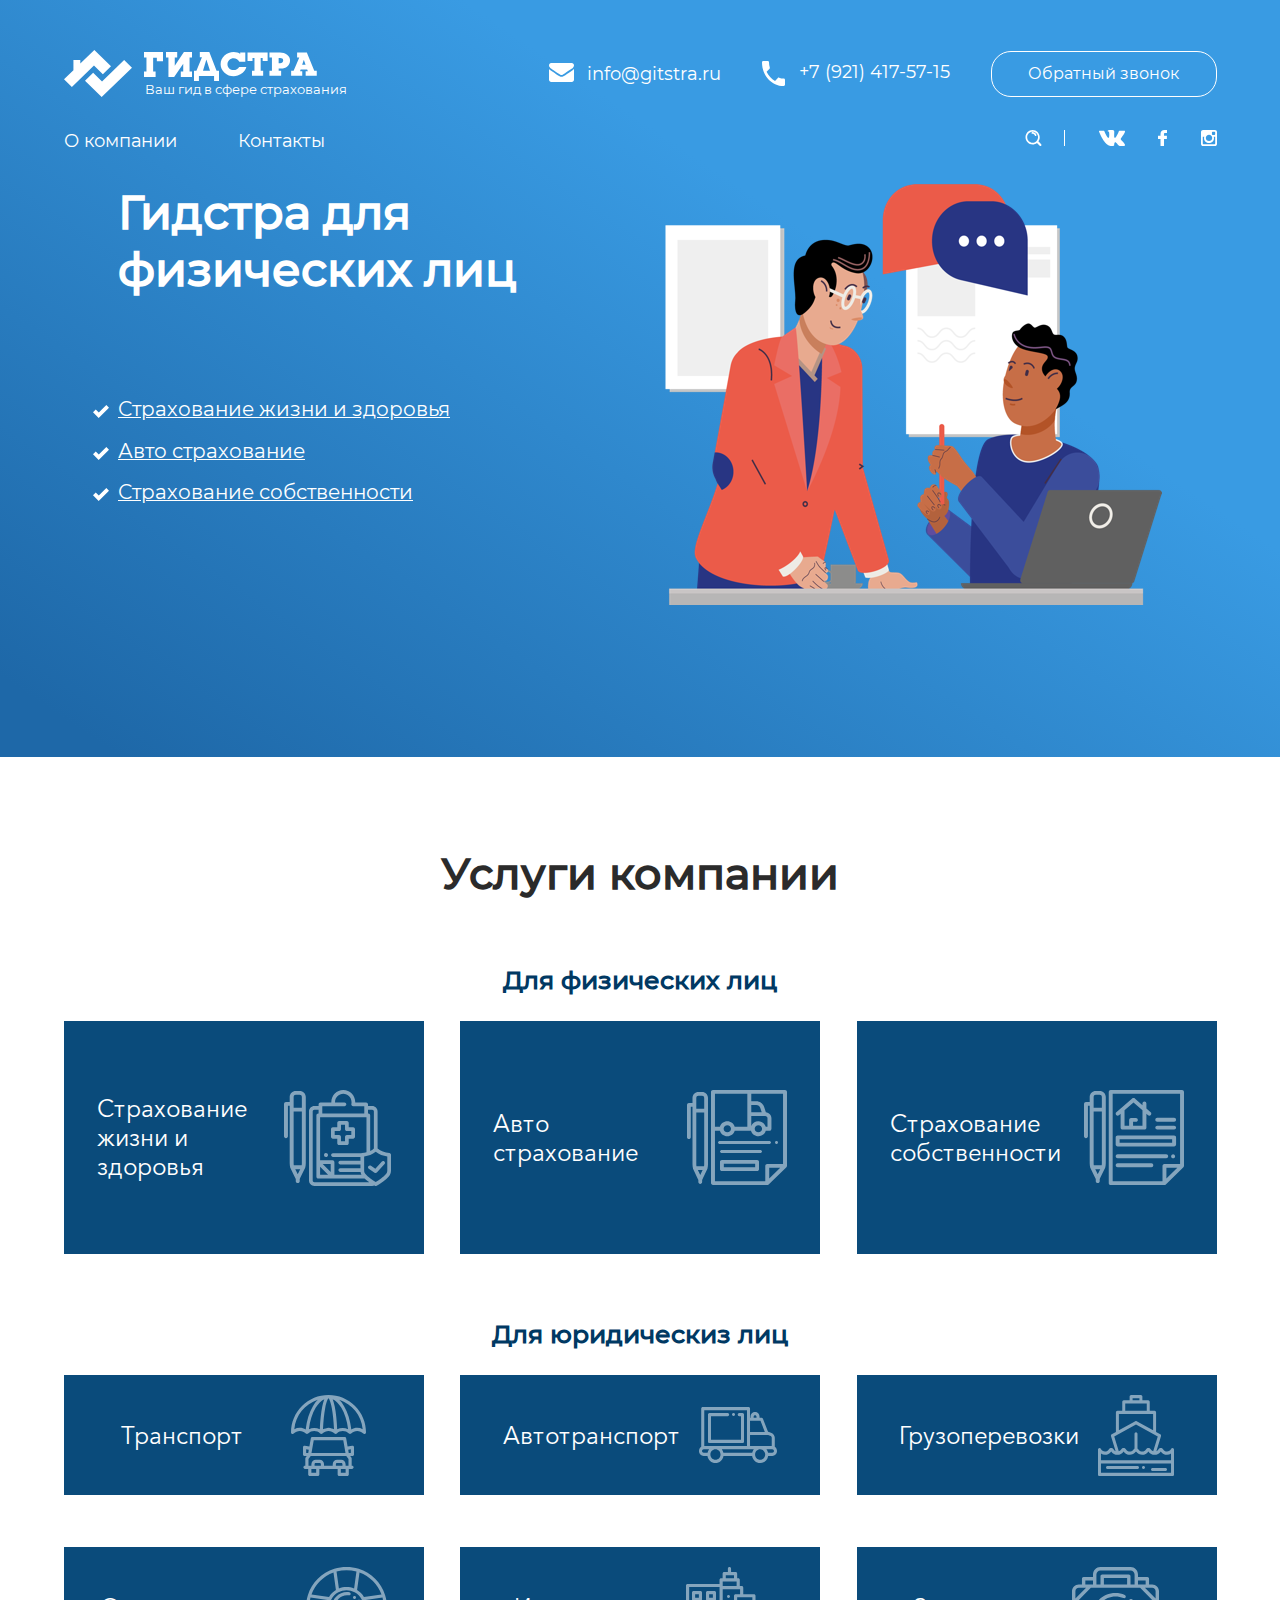
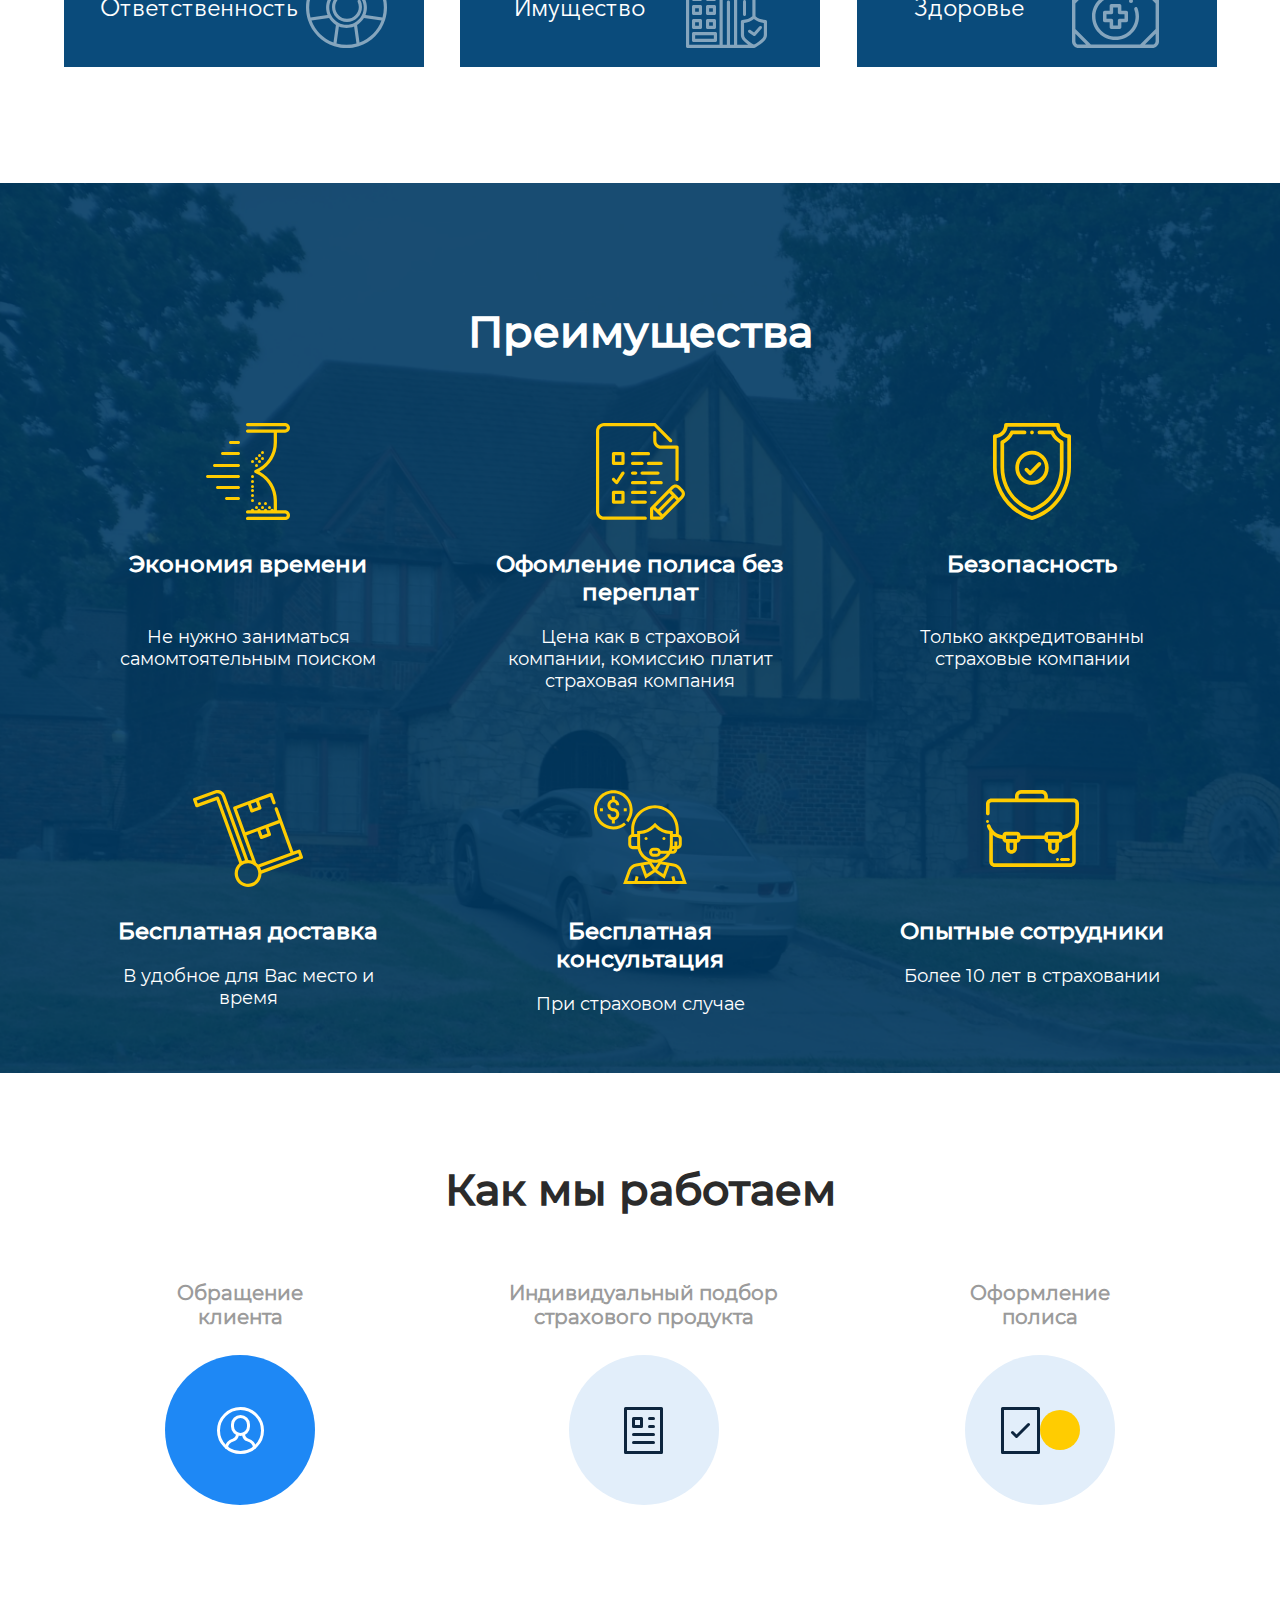
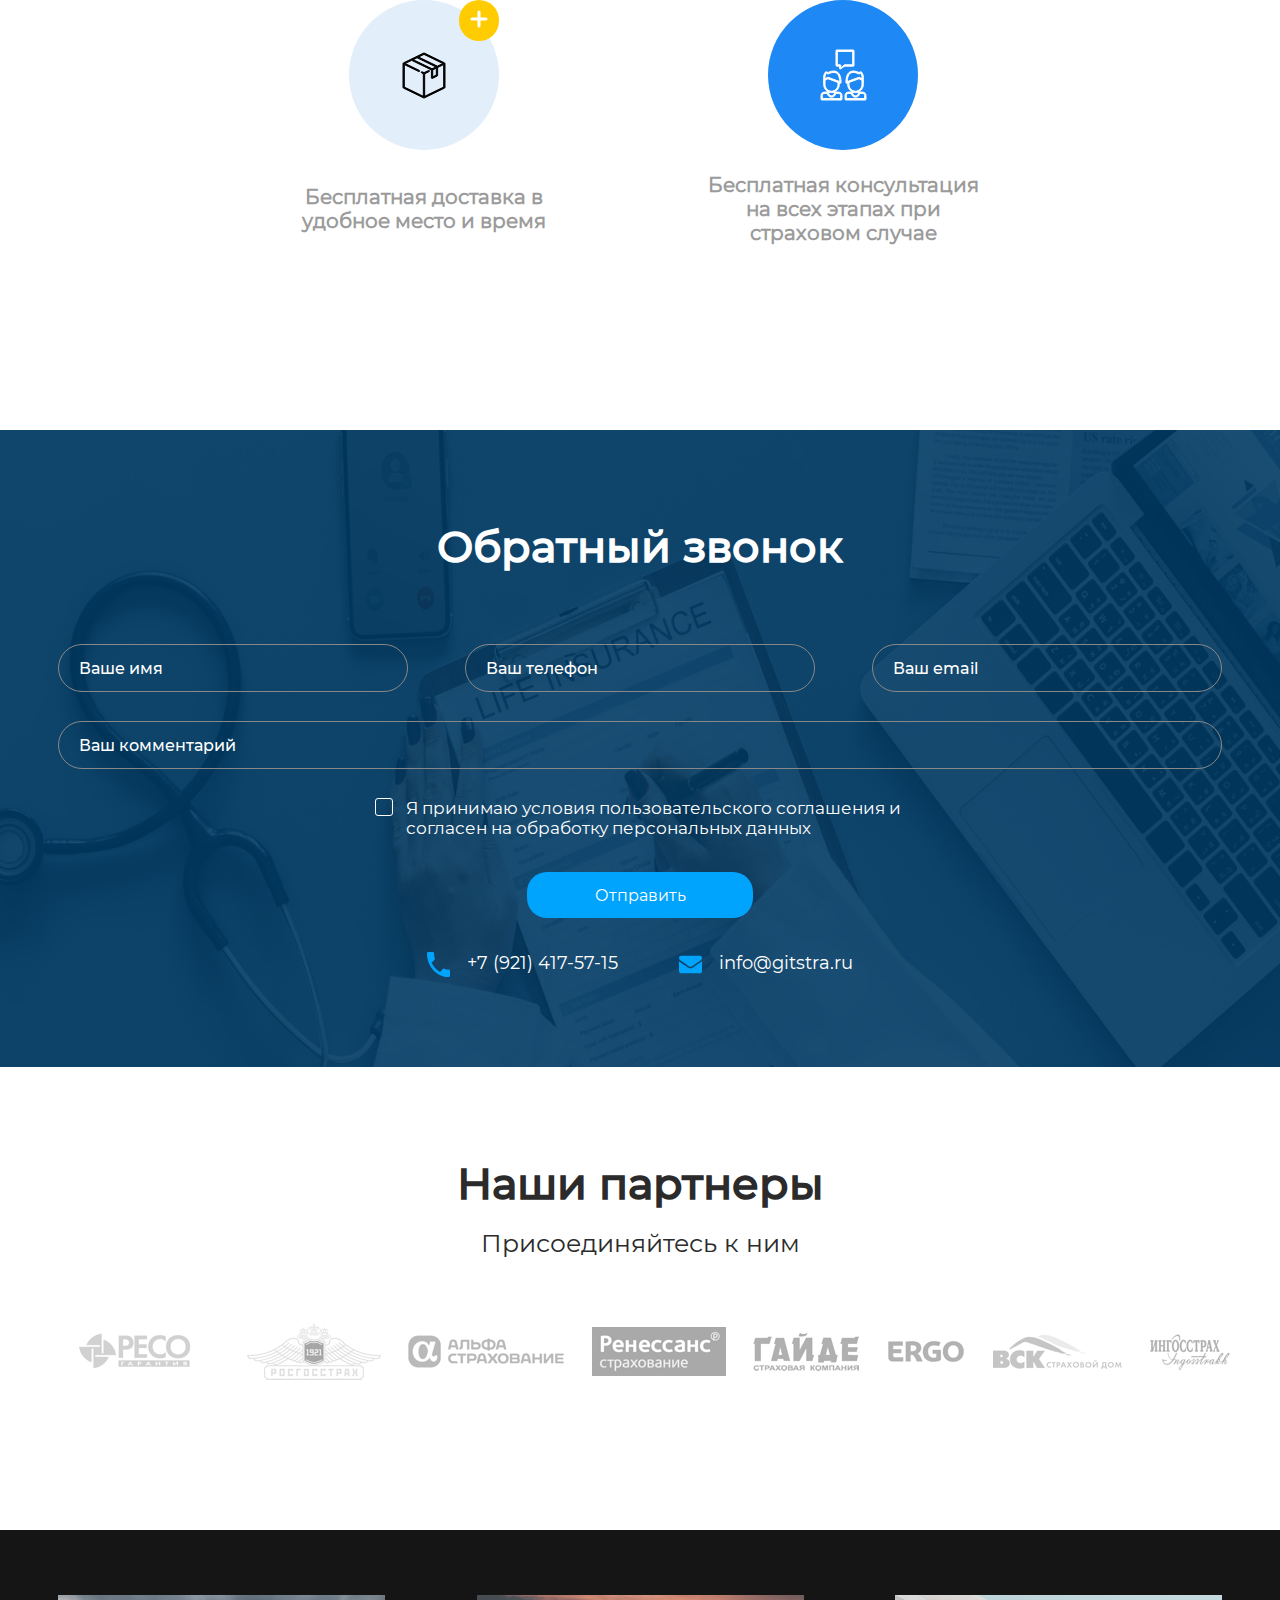
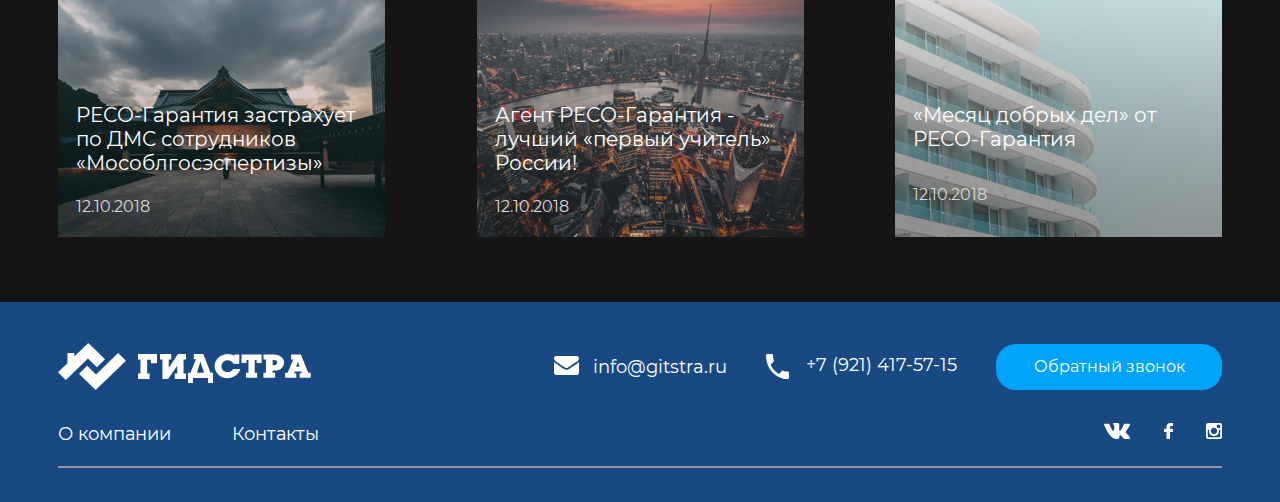
<file: index.html>
<!DOCTYPE html>
<html lang="en">
<head>
	<meta charset="UTF-8">
	<meta name="viewport" content="width=device-width, initial-scale=1.0">
	<title>ГИДСТРА</title>
	<link rel="stylesheet" href="css/style.css">
	<link rel="stylesheet" href="fonts/fonts.css">
</head>
<body>
	<header class="header">
		<div class="header__container">
			<div class="header__logo-wrapper">
				<a href="index.html" class="header__logo-link">
					<img src="img/header/logo.svg" alt="logo" class="header__logo-img" width="253" height="47">
					<div class="header__logo-text">Ваш гид в сфере страхования</div>
				</a>
			</div>
			<div class="header__contact-wrapper">
				<div class="header__email-wrapper">
					<img src="img/header/mail.svg" alt="icon" class="header__email-icon" width="25" height="19">
					<span class="header__email-text">
						info@gitstra.ru
					</span>
				</div>
				<div class="header__phone-wrapper">
					<img src="img/header/phone.svg" alt="icon" class="header__phone-icon" width="23" height="25">
					<a href="tel:+79214175715" class="header__phone-number">
						+7 (921) 417-57-15
					</a>
				</div>
				<button class="header__callback-button button" id="button-popup-header">Обратный звонок</button>
			</div>
			<div class="header__nav-wrapper">
				<nav class="header__nav">
					<ul class="header__nav-ul">
						<li class="header__nav-list-item"><a href="about.html" class="header__nav-item">О компании</a></li>
						<li class="header__nav-list-item"><a href="contacts.html" class="header__nav-item">Контакты</a></li>
					</ul>
				</nav>
				<div class="header__ss-wrapper">
					<img src="img/header/search.svg" alt="search" class="header__search" width="40" height="16">
					<img src="img/header/vk.svg" alt="vk" class="header__vk header__ss" width="26" height="16">
					<img src="img/header/fb.svg" alt="fb" class="header__fb header__ss" width="9" height="16">
					<img src="img/header/inst.svg" alt="i" class="header__inst header__ss" width="16" height="16">
				</div>
			</div>
			<div class="header__content-wrapper">
				<div class="header__content">
					<h1 class="header__content-title">
						Гидстра для
						физических лиц
					</h1>
					<ul class="header__content-descr">
						<li class="header__content-list-item">Страхование жизни и здоровья</li>
						<li class="header__content-list-item">Авто страхование</li>
						<li class="header__content-list-item">Страхование собственности</li>
					</ul>
				</div>
				<img src="img/header/img.png" alt="img" class="header__content-img" width="497" height="421">
			</div>
		</div>
	</header>

	<main class="main">
		<section class="service">
			<div class="service__container">
				<h2 class="service__title">
					Услуги компании
				</h2>
				<h3 class="service__subtitle">
					Для физических лиц
				</h3>
				<div class="service__individual">
					<div class="service__individual-block">
						<div class="service__individual-block-title">
							Страхование
							жизни
							и здоровья
						</div>
						<img src="img/service/medical.svg" alt="medical" class="service__individual-block-img" width="107" height="96">
					</div>
					<div class="service__individual-block">
						<div class="service__individual-block-title">
							Авто
							страхование
						</div>
						<img src="img/service/auto.svg" alt="auto" class="service__individual-block-img" width="100" height="95">
					</div>
					<div class="service__individual-block">
						<div class="service__individual-block-title">
							Страхование
							собственности
						</div>
						<img src="img/service/own.svg" alt="" class="service__individual-block-img" width="100" height="96">
					</div>
				</div>
				<h3 class="service__subtitle">
					Для юридическиз лиц
				</h3>
				<div class="service__entity">
					<div class="service__entity-block">
						<div class="service__entity-block-title">
							Транспорт
						</div>
						<img src="img/service/transport.svg" alt="" class="service__entity-block-img" width="75" height="81">
					</div>
					<div class="service__entity-block">
						<div class="service__entity-block-title">
							Автотранспорт
						</div>
						<img src="img/service/car.svg" alt="" class="service__entity-block-img" width="78" height="56">
					</div>
					<div class="service__entity-block">
						<div class="service__entity-block-title">
							Грузоперевозки
						</div>
						<img src="img/service/cargo.svg" alt="" class="service__entity-block-img" width="76" height="81">
					</div>
					<div class="service__entity-block">
						<div class="service__entity-block-title">
							Ответственность
						</div>
						<img src="img/service/responsibility.svg" alt="" class="service__entity-block-img" width="81" height="81">
					</div>
					<div class="service__entity-block">
						<div class="service__entity-block-title">
							Имущество	
						</div>
						<img src="img/service/property.svg" alt="" class="service__entity-block-img" width="81" height="81">
					</div>
					<div class="service__entity-block">
						<div class="service__entity-block-title">
							Здоровье
						</div>
						<img src="img/service/health.svg" alt="" class="service__entity-block-img" width="87" height="81">
					</div>
				</div>
			</div>
		</section>

		<section class="features">
			<div class="features__img-overlay">
				<div class="features__container">
					<h2 class="features__title">
						Преимущества
					</h2>
					<div class="features__block">
						<div class="features__block-item features__block-item-1">
							<img src="img/features/time.svg" alt="time" class="features__block-img" width="84" height="97">
							<h3 class="features__block-title">
								Экономия времени
							</h3>
							<div class="features__block-subtitle">
								Не нужно заниматься самомтоятельным поиском
							</div>
						</div>
					 	<div class="features__block-item features__block-item-2">
							<img src="img/features/policy.svg" alt="policy" class="features__block-img" width="89" height="97">
							<h3 class="features__block-title">
								Офомление полиса
								без переплат
							</h3>
							<div class="features__block-subtitle">
								Цена как в страховой компании, комиссию платит страховая компания
							</div>
						</div>
						<div class="features__block-item features__block-item-3">
							<img src="img/features/safety.svg" alt="safety" class="features__block-img" width="78" height="97">
							<h3 class="features__block-title">
								Безопасность
							</h3>
							<div class="features__block-subtitle">
								Только аккредитованны страховые компании
							</div>
						</div>
						<div class="features__block-item features__block-item-4">
							<img src="img/features/delivery.svg" alt="delivery" class="features__block-img" width="110" height="97">
							<h3 class="features__block-title">
								Бесплатная 
								доставка
							</h3>
							<div class="features__block-subtitle">
								В удобное для Вас 
								место и время
							</div>
						</div>
						<div class="features__block-item features__block-item-5">
							<img src="img/features/consultation.svg" alt="consultation" class="features__block-img" width="93" height="94">
							<h3 class="features__block-title">
								Бесплатная 
								консультация
							</h3>
							<div class="features__block-subtitle">
								При страховом случае
							</div>
						</div>
						<div class="features__block-item features__block-item-6">
							<img src="img/features/pro.svg" alt="pro" class="features__block-img" width="93" height="77">
							<h3 class="features__block-title">
								Опытные 
								сотрудники
							</h3>
							<div class="features__block-subtitle">
								Более 10 лет в страховании
							</div>
						</div>
					</div>
				</div>
			</div>
		</section>

		<section class="process">
			<div class="process__container">
				<h2 class="process__title">
					Как мы работаем
				</h2>
				<div class="process__block">
					<div class="process__block-item process__block-item-1">
						<h3 class="process__block-item-title">
							Обращение
							клиента
						</h3>
						<div class="process__block-item-img-wrapper">
							<img src="img/process/client.svg" alt="client" class="process__block-item-img">
						</div>
					</div>
					<div class="process__block-item process__block-item-2">
						<h3 class="process__block-item-title">
							Индивидуальный подбор
							страхового продукта
						</h3>
						<div class="process__block-item-img-wrapper">
							<img src="img/process/product.svg" alt="product" class="process__block-item-img">
						</div>
					</div>
					<div class="process__block-item process__block-item-3">
						<h3 class="process__block-item-title">
							Оформление
							полиса
						</h3>
						<div class="process__block-item-img-wrapper">
							<img src="img/process/policy.svg" alt="policy" class="process__block-item-img">
						</div>
					</div>
					<div class="process__block-item process__block-item-4">
						<div class="process__block-item-img-wrapper">
							<img src="img/process/delivery.svg" alt="delivery" class="process__block-item-img">
						</div>
						<h3 class="process__block-item-title">
							Бесплатная доставка в
							удобное место и время
						</h3>
					</div>
					<div class="process__block-item process__block-item-5">
						<div class="process__block-item-img-wrapper">
							<img src="img/process/consultation.svg" alt="consultation" class="process__block-item-img">
						</div>
						<h3 class="process__block-item-title">
							Бесплатная консультация
							на всех этапах при
							страховом случае
						</h3>
					</div>			
				</div>
			</div>
		</section>

		<section class="callback">
			<div class="callback__img-overlay">
				<div class="callback__container">
					<h2 class="callback__title">
						Обратный звонок
					</h2>
					<div class="callback__form-wrapper">
						<form action="#" class="callback__form">
							<input type="text" placeholder="Ваше имя" class="callback__field callback__field-name">
							<input type="text" placeholder="Ваш телефон" class="callback__field callback__field-phone">
							<input type="text" placeholder="Ваш email" class="callback__field callback__field-email">
							<input type="text" placeholder="Ваш комментарий" class="callback__field callback__field-comments">
								
							<div class="callback__checkbox-wrapper">
								<input type="checkbox" name="checkbox" id="checkbox" class="callback__checkbox">
								<label for="checkbox" class="callback__checkbox-label">
									Я принимаю условия пользовательского соглашения и 
									согласен на обработку персональных данных
								</label>
							</div>
							<button class="callback__button button">Отправить</button>
							<div class="callback__contact-wrapper">
								<div class="callback__phone-wrapper">
									<img src="img/callback/phone.svg" alt="phone" class="callback__phone-icon">
									<a href="tel:+79214175715" class="callback__phone">
										+7 (921) 417-57-15
									</a>
								</div>
								<div class="callback__email-wrapper">
									<img src="img/callback/message.svg" alt="message" class="callback__phone-icon">
									<span class="callback__email">info@gitstra.ru</span>
								</div>
							</div>
						</form>
					</div>
				</div>
			</div>	
		</section>

		<section class="partners">
			<div class="partners__container">
				<h2 class="partners__title">
					Наши партнеры
				</h2>
				<h3 class="partners__subtitle">
					Присоединяйтесь к ним
				</h3>
				<div class="partners__examples">
					<img src="img/partners/reso.png" alt="example" class="partners__image">
					<img src="img/partners/rosgosstrah.png" alt="example" class="partners__image">
					<img src="img/partners/alpha.png" alt="example" class="partners__image">
					<img src="img/partners/renesans.png" alt="example" class="partners__image">
					<img src="img/partners/gaide.jpg" alt="example" class="partners__image">
					<img src="img/partners/ergo.jpg" alt="example" class="partners__image">
					<img src="img/partners/vsk.png" alt="example" class="partners__image">
					<img src="img/partners/ingosstrah.jpg" alt="example" class="partners__image">
				</div>
			</div>
		</section>

		<section class="examples">
			<div class="examples__container">
				<div class="examples__block examples__block-1">
					<h3 class="examples__block-title">
						РЕСО-Гарантия застрахует по ДМС сотрудников «Мособлгосэспертизы»
					</h3>
					<span class="examples__block-date">
						12.10.2018
					</span>
				</div>
				<div class="examples__block examples__block-2">
					<h3 class="examples__block-title">
						Агент РЕСО-Гарантия - лучший «первый учитель» России!
					</h3>
					<span class="examples__block-date">
						12.10.2018
					</span>
				</div>
				<div class="examples__block examples__block-3">
					<h3 class="examples__block-title">
						«Месяц добрых дел» от РЕСО-Гарантия
					</h3>
					<span class="examples__block-date">
						12.10.2018
					</span>
				</div>
			</div>
		</section>
	</main>

	<footer class="footer">
		<div class="footer__container">
			<div class="footer__contact">
				<img src="img/footer/logo.svg" alt="" class="footer__logo">
				<div class="footer__contact-wrapper">
					<div class="footer__email-wrapper">
						<img src="img/footer/message.svg" alt="mail-icon" class="footer__email-icon" width="25" height="19">
						<span class="footer__email-text">
							info@gitstra.ru
						</span>
					</div>
					<div class="footer__phone-wrapper">
						<img src="img/footer/phone.svg" alt="icon" class="footer__phone-icon" width="23" height="25">
						<a href="tel:+79214175715" class="contacts-footer__phone-number">
							+7 (921) 417-57-15
						</a>
					</div>
					<button class="footer__callback-button button" id="button-popup-footer">Обратный звонок</button>
				</div>
			</div>
			<div class="footer__nav-wrapper">
				<nav class="footer__nav">
					<ul class="footer__nav-ul">
						<li class="footer__nav-list-item"><a href="#" class="footer__nav-item">О компании</a></li>
						<li class="footer__nav-list-item"><a href="#" class="footer__nav-item">Контакты</a></li>
					</ul>
				</nav>
				<div class="footer__ss-wrapper">
					<img src="img/footer/vk.svg" alt="vk" class="footer__vk footer__ss" width="26" height="16">
					<img src="img/footer/fb.svg" alt="fb" class="footer__fb footer__ss" width="9" height="16">
					<img src="img/footer/inst.svg" alt="i" class="footer__inst footer__ss" width="16" height="16">
				</div>
			</div>

		</div>
	</footer>

	<div class="popup">
		<div class="popup-overlay">
			<div class="popup__container">
				<img src="img/popup/close.svg" alt="close" class="popup__close" id="close" width="22" height="22">
				<h2 class="popup__title">Обратный звонок</h2>
				<h3 class="popup__descr">
					Заполните заявку и наш менеджер свяжется с Вами для консультации по любым вопросам.
				</h3>
				<form action="#" class="popup__form">
					<input type="text" class="popup__input popup__input-name" placeholder="Ваше имя">
					<input type="text" class="popup__input popup__input-phone" placeholder="Ваш телефон">
					<input type="text" class="popup__input popup__input-email" placeholder="Ваш e-mail">
					<textarea rows="4" cols="40" maxlength="120" class="popup__input popup__input-comment" placeholder="Ваш комментарий"></textarea>
					<div class="popup__checkbox-wrapper">
						<input type="checkbox" name="checkbox" id="checkbox" class="popup__checkbox">
						<label for="checkbox" class="popup__checkbox-label">
							Я принимаю условия пользовательского соглашения и 
							согласен на обработку персональных данных
						</label>
					</div>
					<button class="popup__button button">Отправить</button>
				</form>
			</div>
		</div>
	</div>

	<script src="js/script.js"></script>
</body>
</html>
</file>
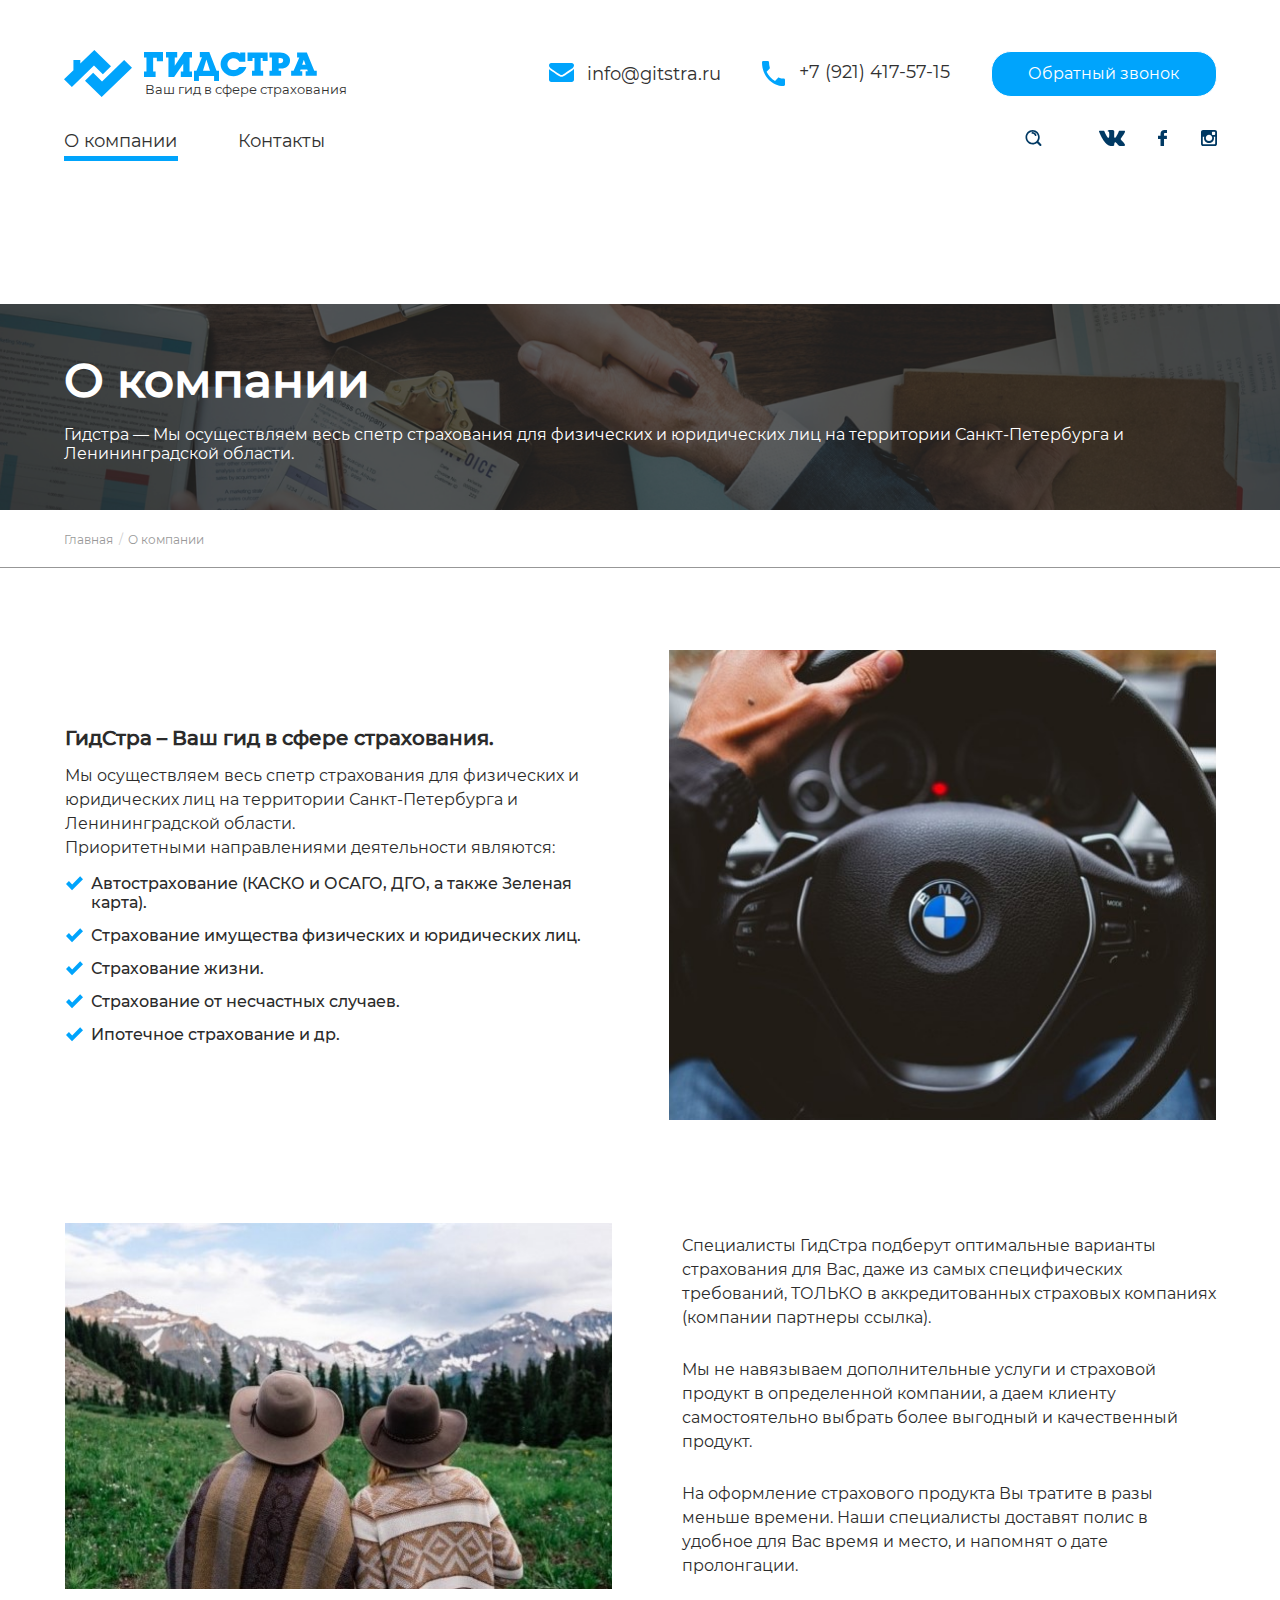
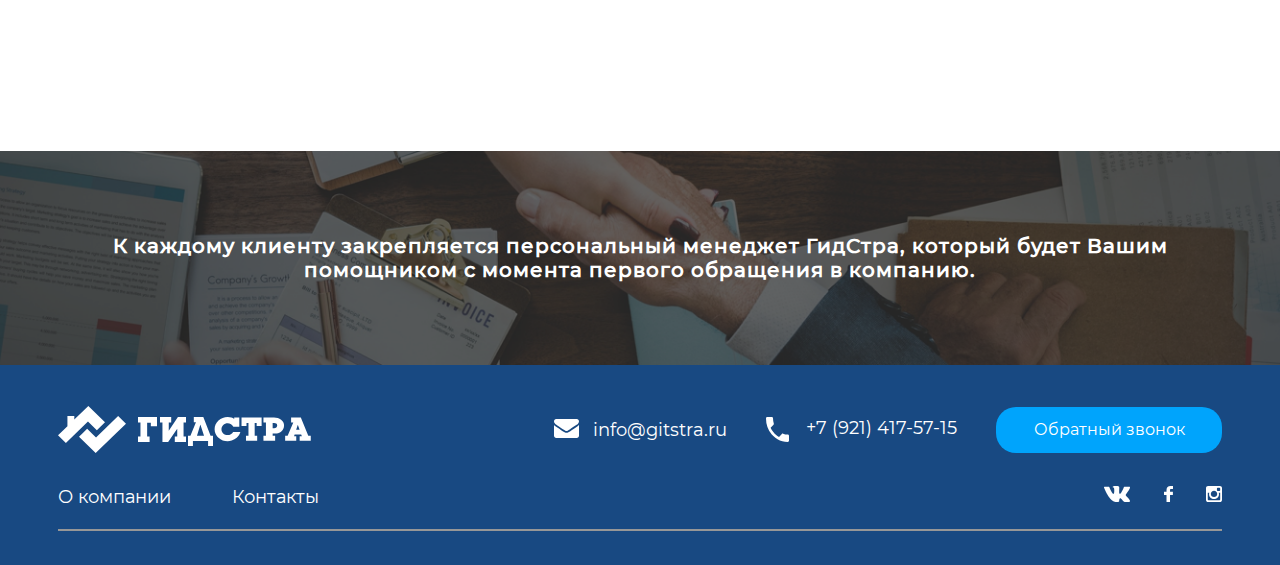
<file: about.html>
<!DOCTYPE html>
<html lang="en">
<head>
	<meta charset="UTF-8">
	<meta name="viewport" content="width=device-width, initial-scale=1.0">
	<title>ГИДСТРА</title>
	<link rel="stylesheet" href="css/style.css">
	<link rel="stylesheet" href="fonts/fonts.css">
</head>
<body>
	<header class="about-header">
		<div class="about-header__container">
			<div class="about-header__logo-wrapper">
				<a href="index.html" class="about-header__logo-link">
					<img src="img/about-header/logo.svg" alt="logo" class="about-header__logo-img" width="253" height="47">
					<div class="about-header__logo-text">Ваш гид в сфере страхования</div>
				</a>
			</div>
			<div class="about-header__contact-wrapper">
				<div class="about-header__email-wrapper">
					<img src="img/about-header/mail.svg" alt="icon" class="about-header__email-icon" width="25" height="19">
					<span class="about-header__email-text">
						info@gitstra.ru
					</span>
				</div>
				<div class="about-header__phone-wrapper">
					<img src="img/about-header/phone.svg" alt="icon" class="about-header__phone-icon" width="23" height="25">
					<a href="tel:+79214175715" class="contacts-header__phone-number">
						+7 (921) 417-57-15
					</a>
				</div>
				<button class="about-header__callback-button button" id="button-popup-header">Обратный звонок</button>
			</div>
			<div class="about-header__nav-wrapper">
				<nav class="about-header__nav">
					<ul class="about-header__nav-ul">
						<li class="about-header__nav-list-item"><a href="about.html" class="about-header__nav-item">О компании</a></li>
						<li class="about-header__nav-list-item"><a href="contacts.html" class="about-header__nav-item">Контакты</a></li>
					</ul>
				</nav>
				<div class="about-header__ss-wrapper">
					<img src="img/about-header/search.svg" alt="search" class="about-header__search" width="40" height="16">
					<img src="img/about-header/vk.svg" alt="vk" class="about-header__vk header__ss" width="26" height="16">
					<img src="img/about-header/fb.svg" alt="fb" class="about-header__fb header__ss" width="9" height="16">
					<img src="img/about-header/inst.svg" alt="i" class="about-header__inst header__ss" width="16" height="16">
				</div>
			</div>
		</div>
		    <div class="about-header__img-overlay">
		    	<div class="about-header__title-block">
		    		<h1 class="about-header__title">О компании</h1>
		    		<h3 class="about-header__subtitle">
		    			Гидстра — Мы осуществляем весь спетр страхования для физических и юридических лиц на территории 
		    			Санкт-Петербурга и Ленининградской области.
		    		</h3>
		    	</div>
		    </div>
			<div class="about-header__breadcrumbs">
				<div class="about-header__breadcrumbs-wrapper">
					<a href="index.html" class="about-header__breadcrumbs-link">Главная</a>
					<a href="about.html" class="about-header__breadcrumbs-link">О компании</a>
				</div>
			</div>	
	</header>

	<main class="about-main">
		<section class="about-description">
			<div class="about-description__container">
				<div class="about-description__block">
					<div class="about-description__text">
						<h2 class="about-description__title">
							ГидСтра – Ваш гид в сфере страхования.
						</h2>
						<h3 class="about-description__descr">
							Мы осуществляем весь спетр страхования для физических и юридических лиц на территории Санкт-Петербурга и Ленининградской области.
						</h3>
						<h3 class="about-description__descr_no-margin">
							Приоритетными направлениями деятельности являются:
						</h3> 
						<ul class="about-description__list">
							<li class="about-description__list-item">
								Автострахование (КАСКО и ОСАГО, ДГО, а также 
								Зеленая карта).
							</li>
							<li class="about-description__list-item">
								Страхование имущества физических и юридических лиц.
							</li>
							<li class="about-description__list-item">
								Страхование жизни.
							</li>
							<li class="about-description__list-item">
								Страхование от несчастных случаев.
							</li>
							<li class="about-description__list-item">
								Ипотечное страхование и др.
							</li>
						</ul>
					</div>
					<img src="img/about-description/photo-1.jpg" alt="photo-1" class="about-description__photo" width="547" height="470">
				</div>
				<div class="about-description__block">
					<img src="img/about-description/photo-2.jpg" alt="photo-2" class="about-description__photo" width="547" height="366">
					<div class="about-description__text_left-margin">
						<div class="about-description__descr">
							Специалисты ГидСтра подберут оптимальные варианты страхования для Вас, даже из самых специфических требований, ТОЛЬКО в аккредитованных страховых компаниях (компании партнеры ссылка).					
						</div>
						<div class="about-description__descr">
							Мы не навязываем дополнительные услуги и страховой продукт в определенной компании, а даем клиенту самостоятельно выбрать более выгодный и качественный продукт.
						</div>
						<div class="about-description__descr">
							На оформление страхового продукта Вы тратите в разы меньше времени. Наши специалисты доставят полис в удобное для Вас время и место, и напомнят о дате пролонгации.
						</div>
					</div>
				</div>
			</div>
		</section>

		<section class="about-info">
			<div class="about-info__img-overlay">
				<div class="about-info__container">
					<h2 class="about-info__title">
						К каждому клиенту закрепляется персональный менеджет ГидСтра, который будет Вашим помощником с момента первого обращения в компанию.
					</h2>
				</div>
			</div>
		</section>
	</main>

	<footer class="about-footer">
			<div class="about-footer__container">
				<div class="about-footer__contact">
					<img src="img/about-footer/logo.svg" alt="logo" class="about-footer__logo">
					<div class="about-footer__contact-wrapper">
						<div class="about-footer__email-wrapper">
							<img src="img/about-footer/mail.svg" alt="mail" class="about-footer__email-icon" width="25" height="19">
							<span class="about-footer__email-text">
								info@gitstra.ru
							</span>
						</div>
						<div class="about-footer__phone-wrapper">
							<img src="img/about-footer/phone.svg" alt="phone" class="about-footer__phone-icon" width="23" height="25">
							<a href="tel:+79214175715" class="contacts-footer__phone-number">
								+7 (921) 417-57-15
							</a>
						</div>
						<button class="about-footer__callback-button button" id="button-popup-footer">Обратный звонок</button>
					</div>
				</div>
				<div class="about-footer__nav-wrapper">
					<nav class="about-footer__nav">
						<ul class="about-footer__nav-ul">
							<li class="about-footer__nav-list-item"><a href="about.html" class="about-footer__nav-item">О компании</a></li>
							<li class="about-footer__nav-list-item"><a href="contacts.html" class="about-footer__nav-item">Контакты</a></li>
						</ul>
					</nav>
					<div class="about-footer__ss-wrapper">
						<img src="img/about-footer/vk.svg" alt="vk" class="about-footer__vk about-footer__ss" width="26" height="16">
						<img src="img/about-footer/fb.svg" alt="fb" class="about-footer__fb about-footer__ss" width="9" height="16">
						<img src="img/about-footer/inst.svg" alt="i" class="about-footer__inst about-footer__ss" width="16" height="16">
					</div>
				</div>
			</div>
	</footer>

	<div class="popup">
		<div class="popup-overlay">
			<div class="popup__container">
				<img src="img/popup/close.svg" alt="close" class="popup__close" id="close" width="22" height="22">
				<h2 class="popup__title">Обратный звонок</h2>
				<h3 class="popup__descr">
					Заполните заявку и наш менеджер свяжется с Вами для консультации по любым вопросам.
				</h3>
				<form action="#" class="popup__form">
					<input type="text" class="popup__input popup__input-name" placeholder="Ваше имя">
					<input type="text" class="popup__input popup__input-phone" placeholder="Ваш телефон">
					<input type="text" class="popup__input popup__input-email" placeholder="Ваш e-mail">
					<textarea rows="4" cols="40" maxlength="120" class="popup__input popup__input-comment" placeholder="Ваш комментарий"></textarea>
					<div class="popup__checkbox-wrapper">
						<input type="checkbox" name="checkbox" id="checkbox" class="popup__checkbox">
						<label for="checkbox" class="popup__checkbox-label">
							Я принимаю условия пользовательского соглашения и 
							согласен на обработку персональных данных
						</label>
					</div>
					<button class="popup__button button">Отправить</button>
				</form>
			</div>
		</div>
	</div>

	<script src="js/script.js"></script>
</body>
</html>
</file>
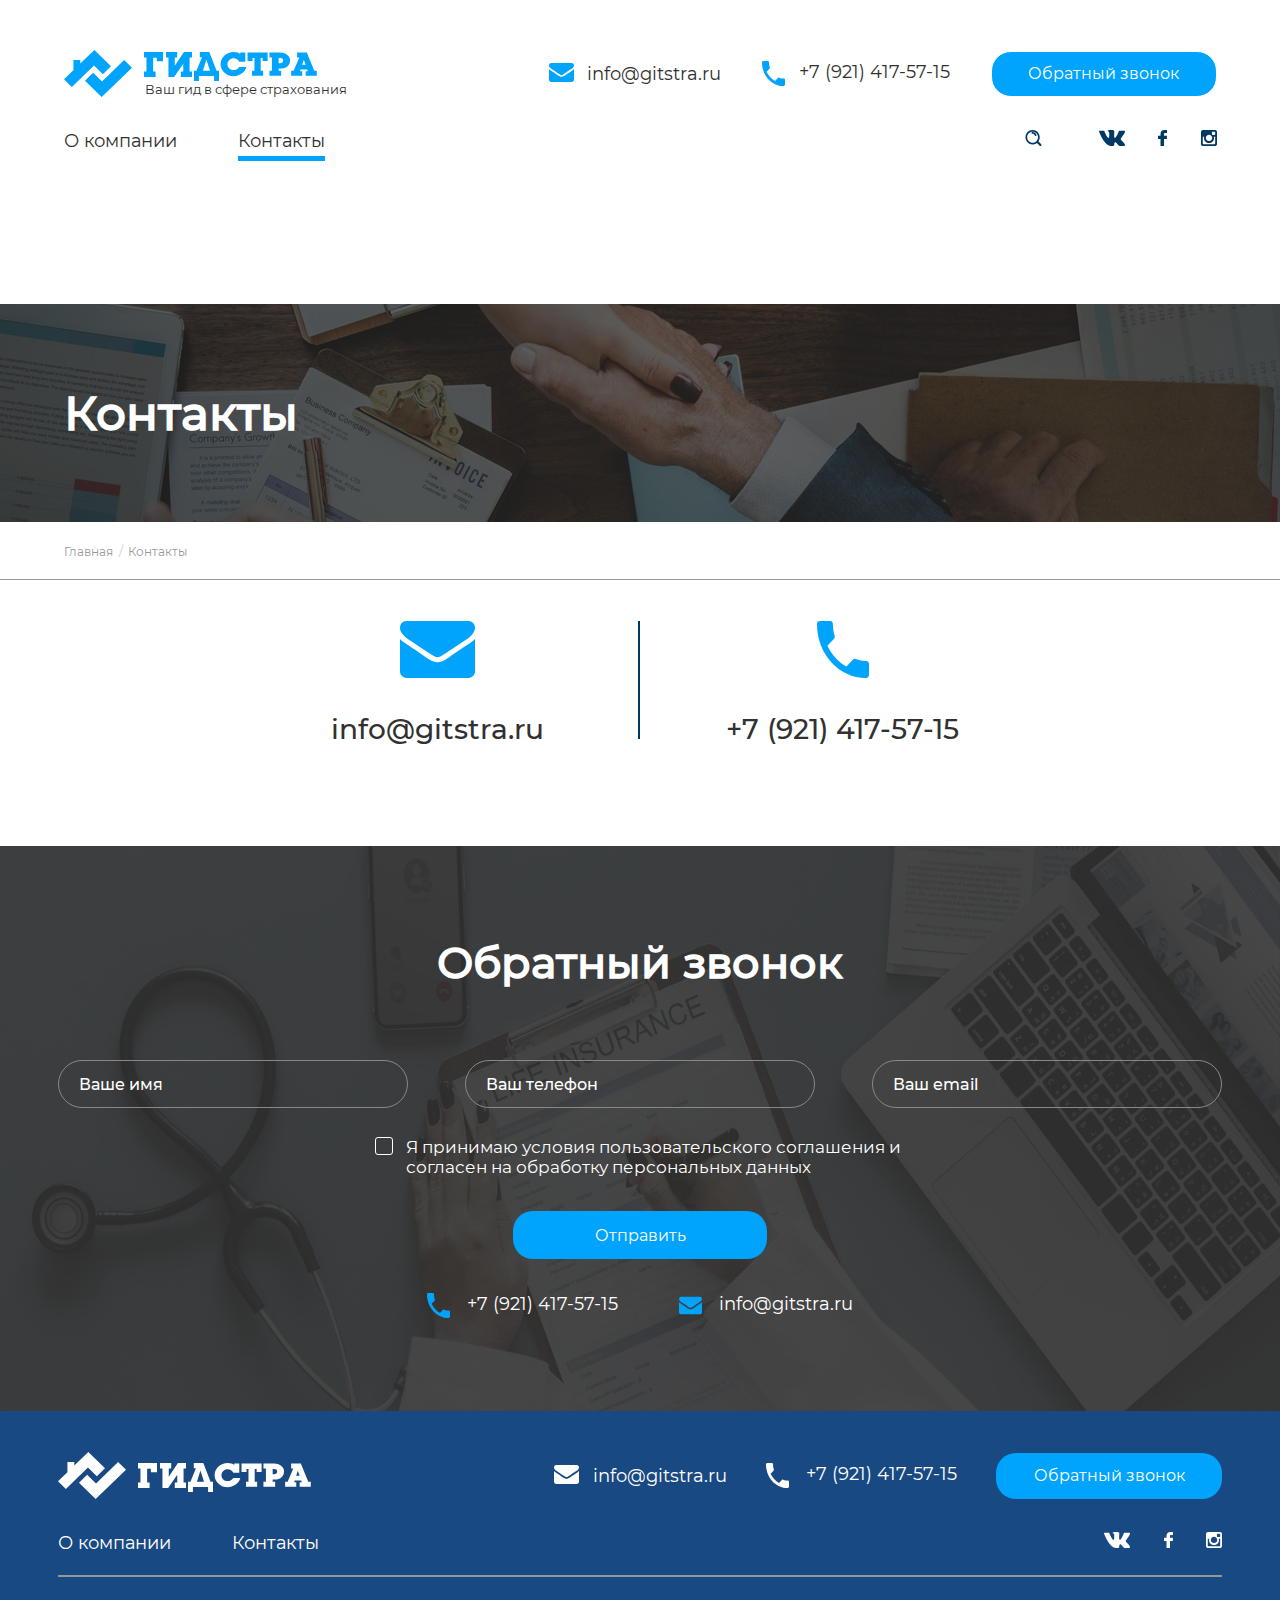
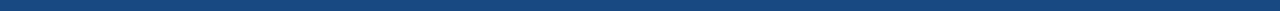
<file: contacts.html>
<!DOCTYPE html>
<html lang="en">
<head>
	<meta charset="UTF-8">
	<meta name="viewport" content="width=device-width, initial-scale=1.0">
	<title>ГИДСТРА</title>
	<link rel="stylesheet" href="css/style.css">
	<link rel="stylesheet" href="fonts/fonts.css">
</head>
<body>
	<header class="contacts-header">
		<div class="contacts-header__container">
			<div class="contacts-header__logo-wrapper">
				<a href="index.html" class="about-header__logo-link">
						<img src="img/contacts-header/logo.svg" alt="logo" class="contacts-header__logo-img" width="253" height="47">
						<div class="contacts-header__logo-text">Ваш гид в сфере страхования</div>
					</div>
				</a>
			<div class="contacts-header__contact-wrapper">
				<div class="contacts-header__email-wrapper">
					<img src="img/contacts-header/mail.svg" alt="icon" class="contacts-header__email-icon" width="25" height="19">
					<span class="contacts-header__email-text">
						info@gitstra.ru
					</span>
				</div>
				<div class="contacts-header__phone-wrapper">
					<img src="img/contacts-header/phone.svg" alt="icon" class="contacts-header__phone-icon" width="23" height="25">
					<a href="tel:+79214175715" class="contacts-header__phone-number">
						+7 (921) 417-57-15
					</a>
				</div>
				<button class="contacts-header__callback-button button" id="button-popup-header">Обратный звонок</button>
			</div>
			<div class="contacts-header__nav-wrapper">
				<nav class="contacts-header__nav">
					<ul class="contacts-header__nav-ul">
						<li class="contacts-header__nav-list-item"><a href="about.html" class="contacts-header__nav-item">О компании</a></li>
						<li class="contacts-header__nav-list-item"><a href="contacts.html" class="contacts-header__nav-item">Контакты</a></li>
					</ul>
				</nav>
				<div class="contacts-header__ss-wrapper">
					<img src="img/contacts-header/search.svg" alt="search" class="contacts-header__search" width="40" height="16">
					<img src="img/contacts-header/vk.svg" alt="vk" class="contacts-header__vk header__ss" width="26" height="16">
					<img src="img/contacts-header/fb.svg" alt="fb" class="contacts-header__fb header__ss" width="9" height="16">
					<img src="img/contacts-header/inst.svg" alt="i" class="contacts-header__inst header__ss" width="16" height="16">
				</div>
			</div>
		</div>
		    <div class="contacts-header__img-overlay">
		    	<div class="contacts-header__title-block">
		    		<h1 class="contacts-header__title">Контакты</h1>
		    	</div>	
		    </div>	
		    <div class="contacts-header__breadcrumbs">
		    	<div class="contacts-header__breadcrumbs-wrapper">
		    		<a href="index.html" class="contacts-header__breadcrumbs-link">Главная</a>
		    		<a href="contacts.html" class="contacts-header__breadcrumbs-link">Контакты</a>
		    	</div>
		    </div>
	</header>

	<main class="about-main">
		<section class="contacts-main">
			<div class="contacts-main__container">
				<div class="contacts-main__block">
					<img src="img/contacts-main/mail.svg" alt="mail" class="contacts-main__block-icon" width="75" height="57">
					<span class="contacts-main__block-text">info@gitstra.ru</span>
				</div>
				<div class="contacts-main__block">
					<img src="img/contacts-main/phone.svg" alt="phone" class="contacts-main__block-icon" width="52" height="57">
					<a href="tel:+79214175715" class="contacts-main__block-text contacts-main__block-text-phone">
						+7 (921) 417-57-15
					</a>
				</div>
			</div>
		</section>

		<section class="contacts-callback">
			<div class="contacts-callback__img-overlay">
				<div class="contacts-callback__container">
					<h2 class="contacts-callback__title">
						Обратный звонок
					</h2>
					<div class="contacts-callback__form-wrapper">
						<form action="#" class="contacts-callback__form">
							<input type="text" placeholder="Ваше имя" class="contacts-callback__field contacts-callback__field-name">
							<input type="text" placeholder="Ваш телефон" class="contacts-callback__field contacts-callback__field-phone">
							<input type="text" placeholder="Ваш email" class="contacts-callback__field contacts-callback__field-email">
								
							<div class="contacts-callback__checkbox-wrapper">
								<input type="checkbox" name="checkbox" id="checkbox" class="contacts-callback__checkbox">
								<label for="checkbox" class="contacts-callback__checkbox-label">
									Я принимаю условия пользовательского соглашения и 
									согласен на обработку персональных данных
								</label>
							</div>
							<button class="contacts-callback__button button">Отправить</button>
							<div class="contacts-callback__contact-wrapper">
								<div class="contacts-callback__phone-wrapper">
									<img src="img/callback/phone.svg" alt="phone" class="contacts-callback__phone-icon">
									<a href="tel:+79214175715" class="contacts-callback__phone">
										+7 (921) 417-57-15
									</a>
								</div>
								<div class="contacts-callback__email-wrapper">
									<img src="img/callback/message.svg" alt="message" class="contacts-callback__phone-icon">
									<span class="contacts-callback__email">info@gitstra.ru</span>
								</div>
							</div>
						</form>
					</div>
				</div>
			</div>
		</section>
	</main>

	<footer class="contacts-footer">
		<div class="contacts-footer__container">
			<div class="contacts-footer__contact">
				<img src="img/contacts-footer/logo.svg" alt="logo" class="contacts-footer__logo">
				<div class="contacts-footer__contact-wrapper">
					<div class="contacts-footer__email-wrapper">
						<img src="img/contacts-footer/mail.svg" alt="mail" class="contacts-footer__email-icon" width="25" height="19">
						<span class="contacts-footer__email-text">
							info@gitstra.ru
						</span>
					</div>
					<div class="contacts-footer__phone-wrapper">
						<img src="img/contacts-footer/phone.svg" alt="phone" class="contacts-footer__phone-icon" width="23" height="25">
						<a href="tel:+79214175715" class="contacts-footer__phone-number">
							+7 (921) 417-57-15
						</a>
					</div>
					<button class="contacts-footer__callback-button button" id="button-popup-footer">Обратный звонок</button>
				</div>
			</div>
			<div class="contacts-footer__nav-wrapper">
				<nav class="contacts-footer__nav">
					<ul class="contacts-footer__nav-ul">
						<li class="contacts-footer__nav-list-item"><a href="about.html" class="contacts-footer__nav-item">О компании</a></li>
						<li class="contacts-footer__nav-list-item"><a href="contacts.html" class="contacts-footer__nav-item">Контакты</a></li>
					</ul>
				</nav>
				<div class="contacts-footer__ss-wrapper">
					<img src="img/contacts-footer/vk.svg" alt="vk" class="contacts-footer__vk contacts-footer__ss" width="26" height="16">
					<img src="img/contacts-footer/fb.svg" alt="fb" class="contacts-footer__fb contacts-footer__ss" width="9" height="16">
					<img src="img/contacts-footer/inst.svg" alt="i" class="contacts-footer__inst contacts-footer__ss" width="16" height="16">
				</div>
			</div>
		</div>
	</footer>

	<div class="popup">
		<div class="popup-overlay">
			<div class="popup__container">
				<img src="img/popup/close.svg" alt="close" class="popup__close" id="close" width="22" height="22">
				<h2 class="popup__title">Обратный звонок</h2>
				<h3 class="popup__descr">
					Заполните заявку и наш менеджер свяжется с Вами для консультации по любым вопросам.
				</h3>
				<form action="#" class="popup__form">
					<input type="text" class="popup__input popup__input-name" placeholder="Ваше имя">
					<input type="text" class="popup__input popup__input-phone" placeholder="Ваш телефон">
					<input type="text" class="popup__input popup__input-email" placeholder="Ваш e-mail">
					<textarea rows="4" cols="40" maxlength="120" class="popup__input popup__input-comment" placeholder="Ваш комментарий"></textarea>
					<div class="popup__checkbox-wrapper">
						<input type="checkbox" name="checkbox" id="checkbox" class="popup__checkbox">
						<label for="checkbox" class="popup__checkbox-label">
							Я принимаю условия пользовательского соглашения и 
							согласен на обработку персональных данных
						</label>
					</div>
					<button class="popup__button button">Отправить</button>
				</form>
			</div>
		</div>
	</div>

	<script src="js/script.js"></script>
</body>
</html>
</file>
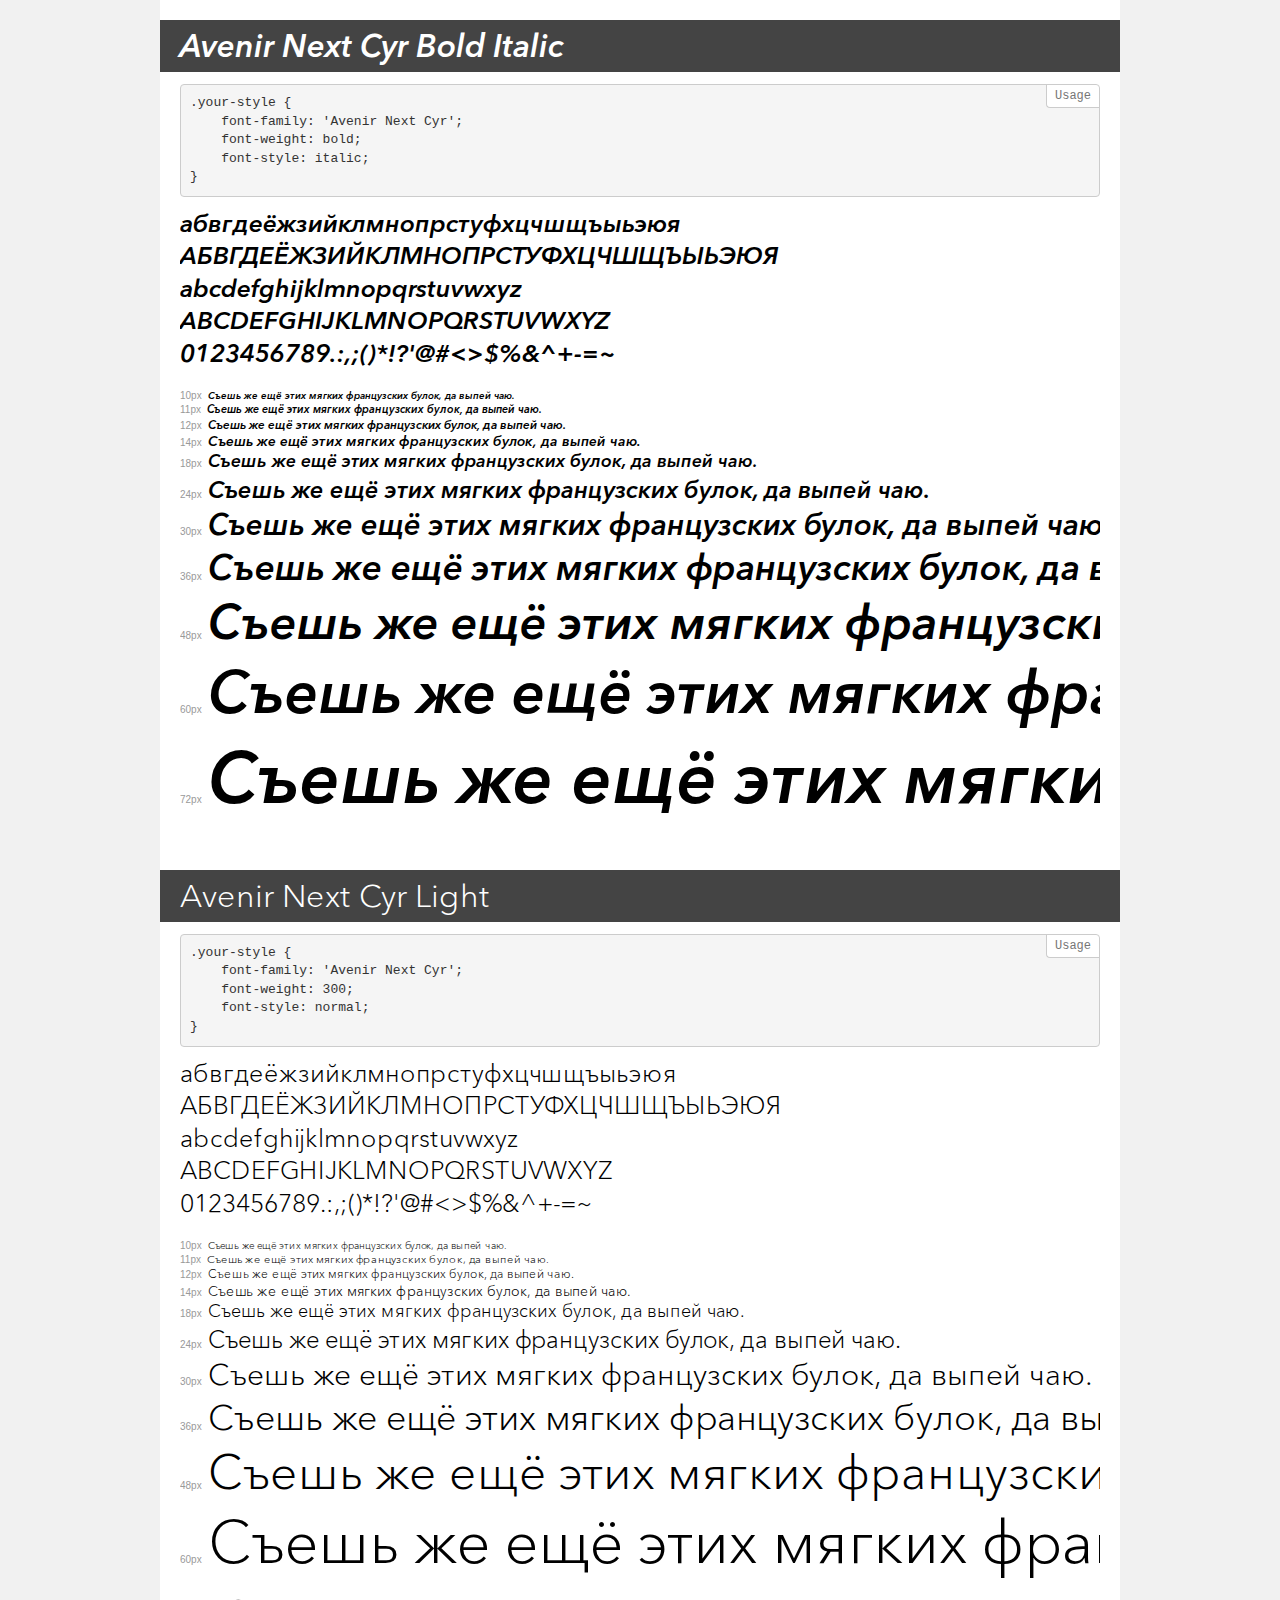
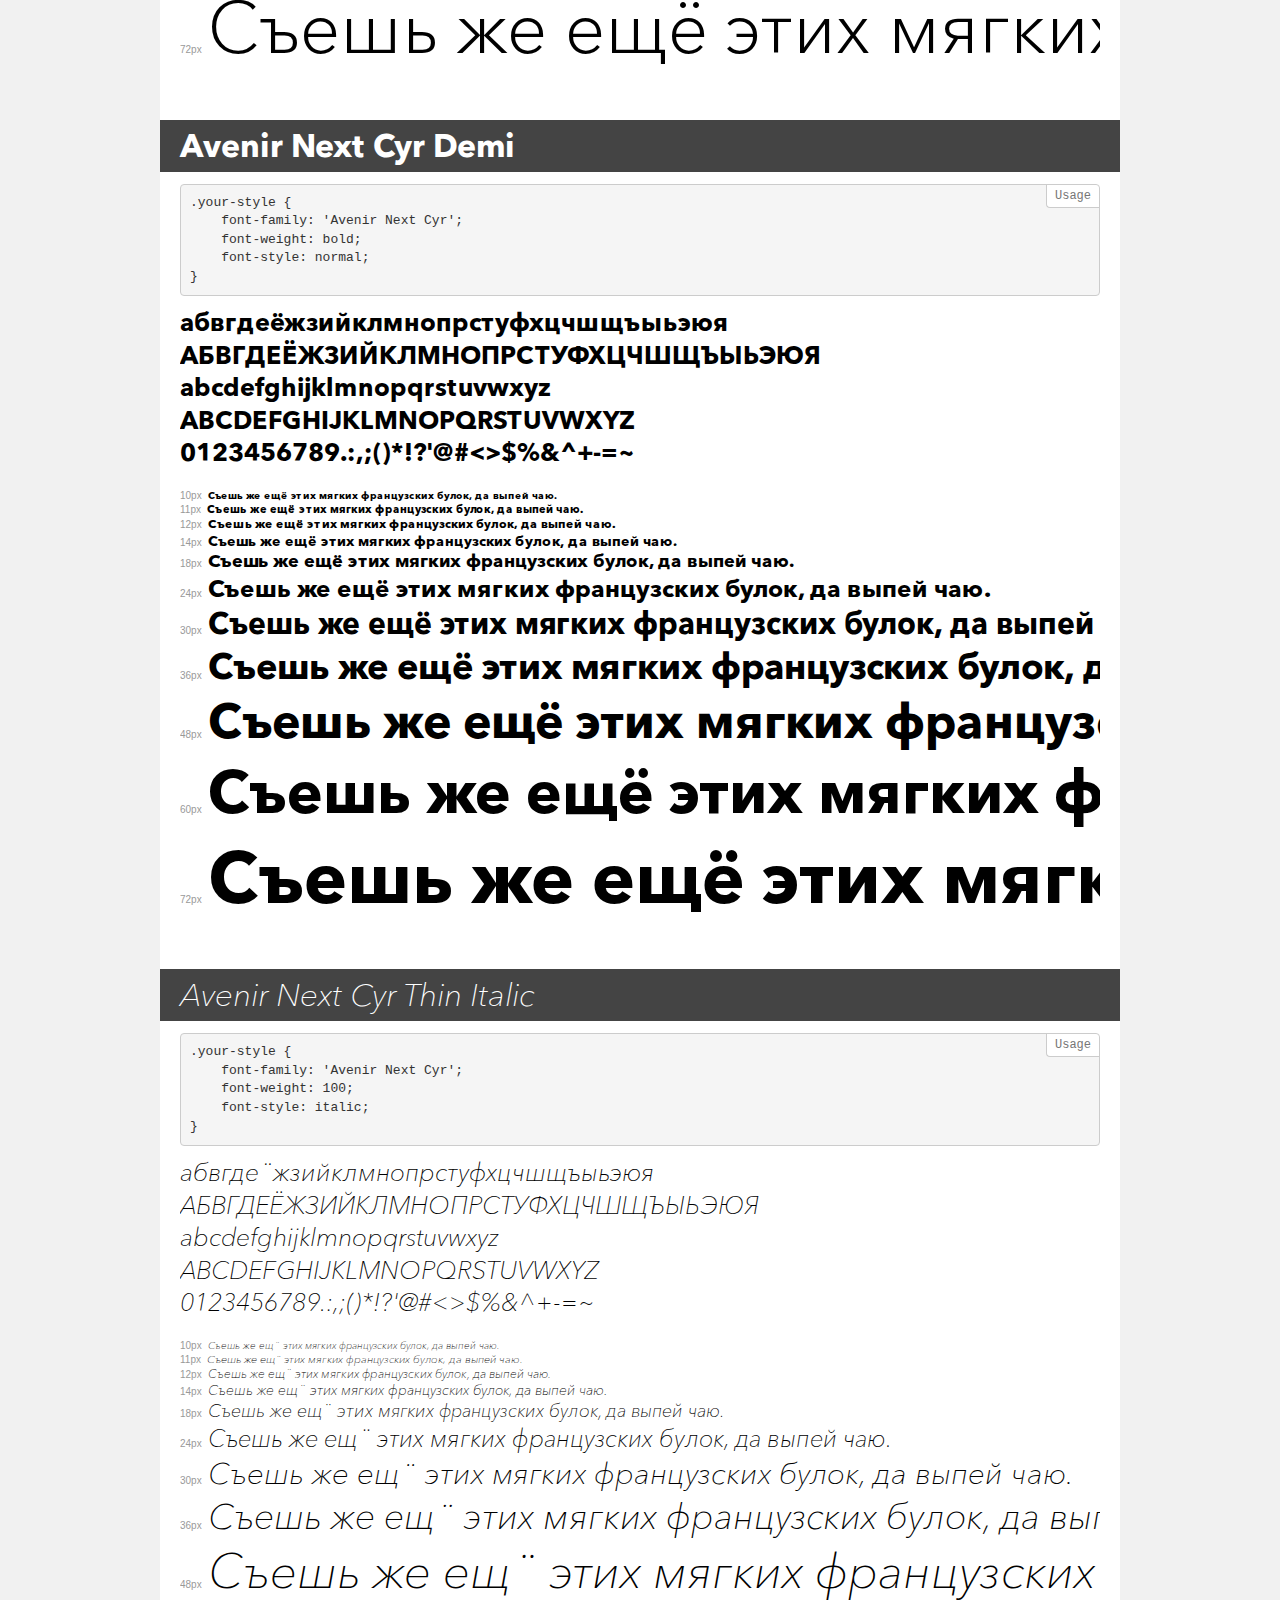
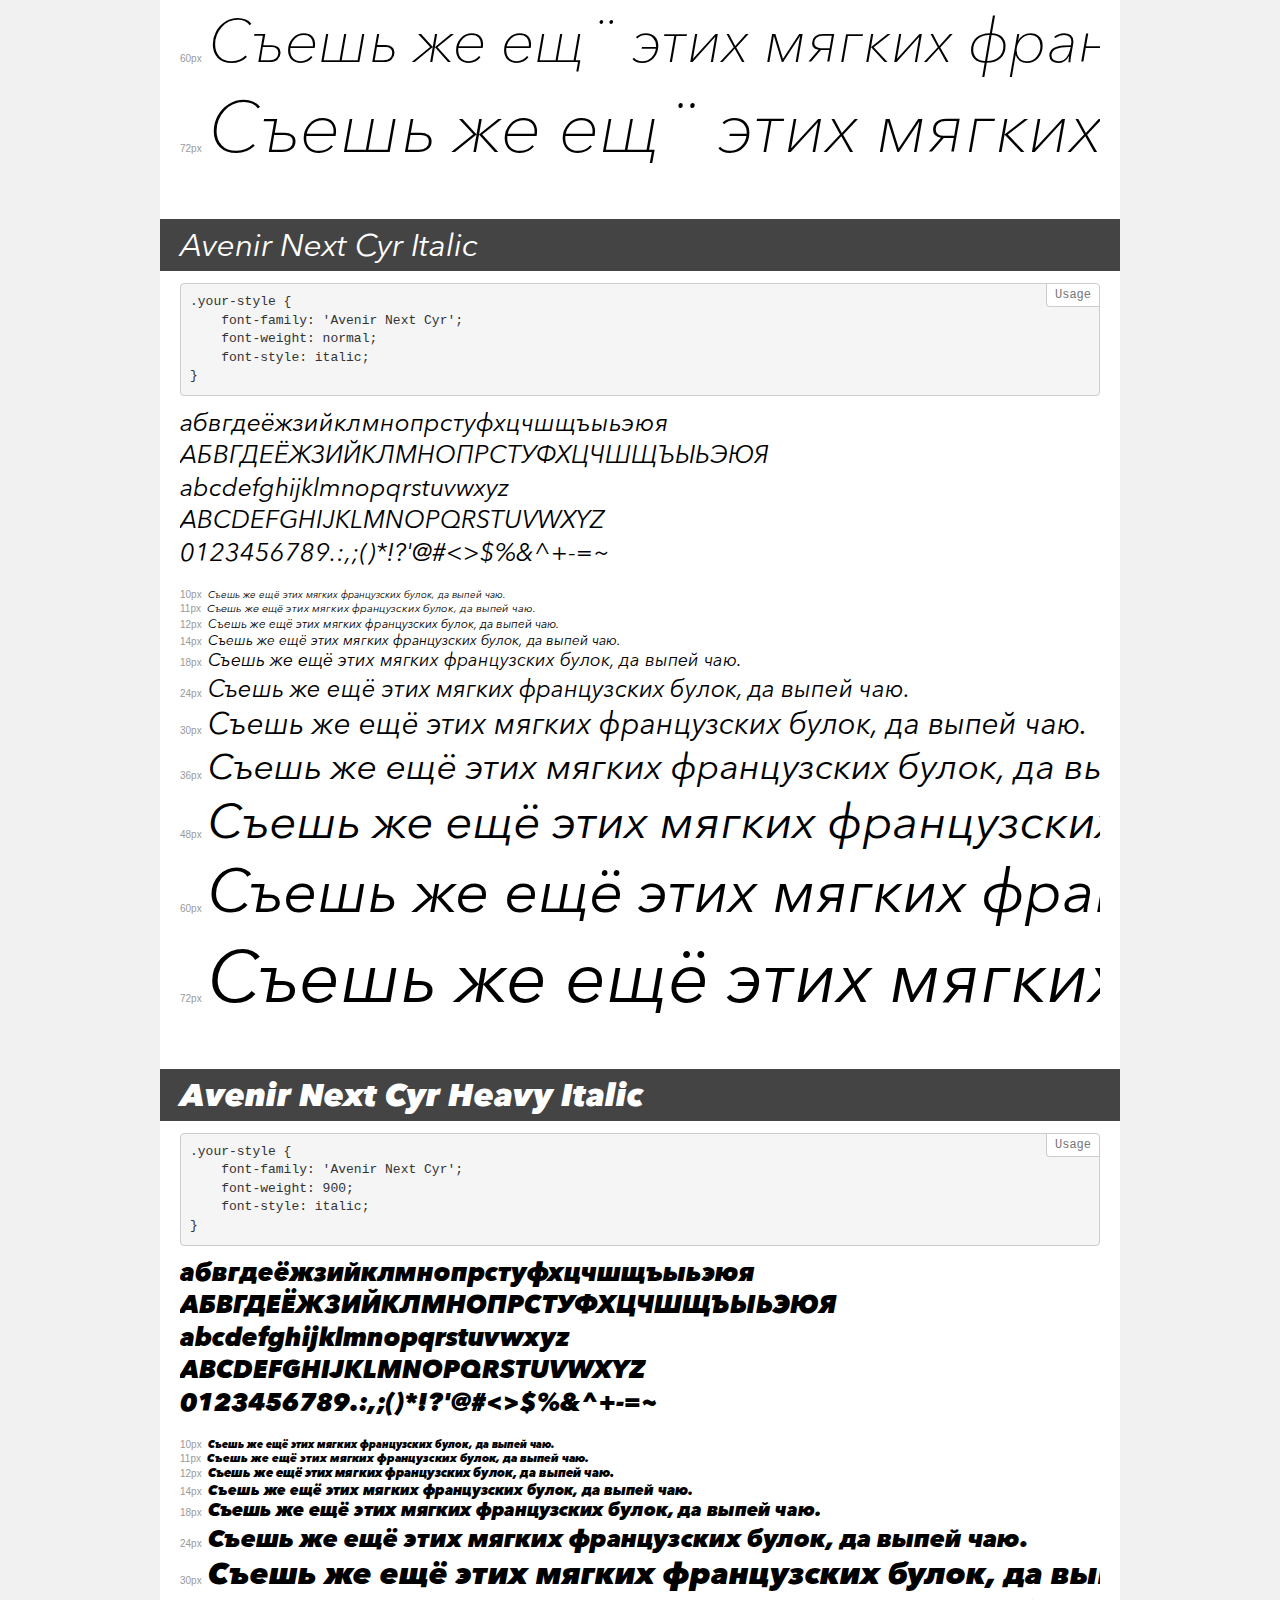
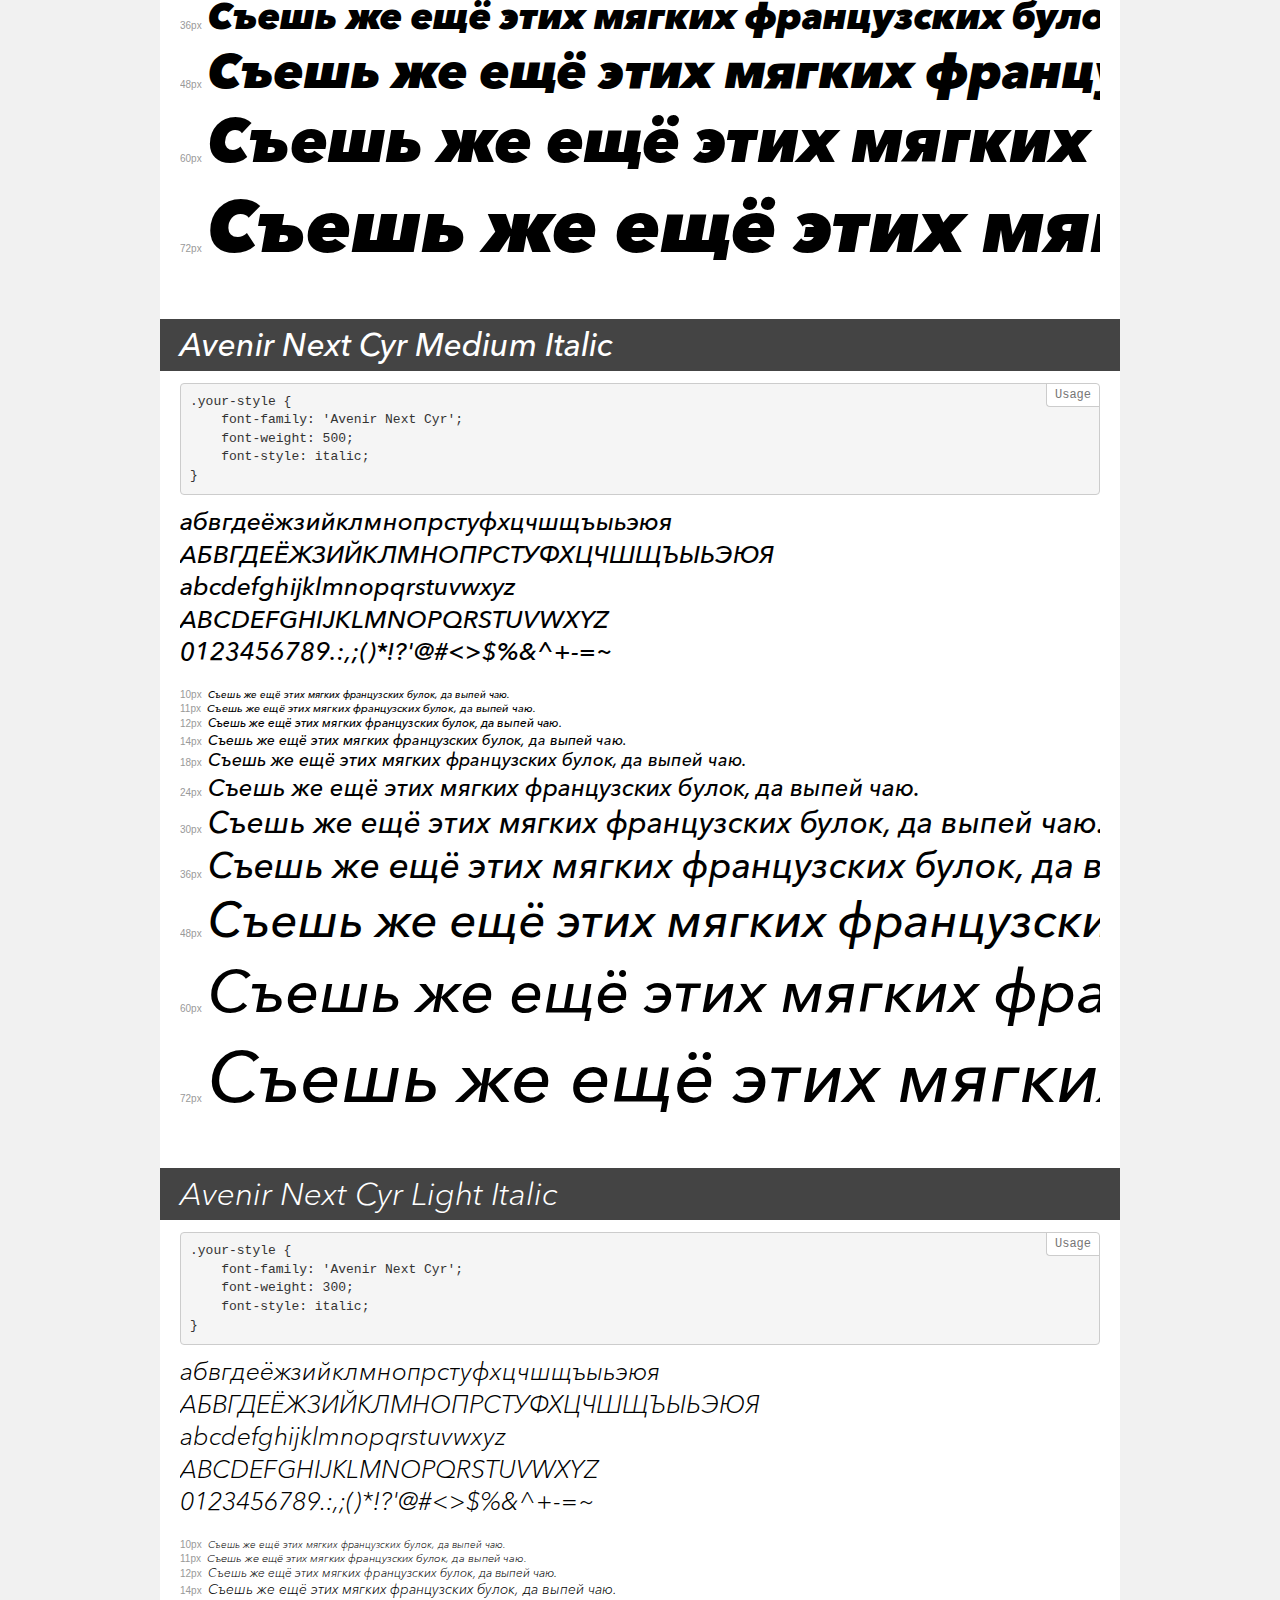
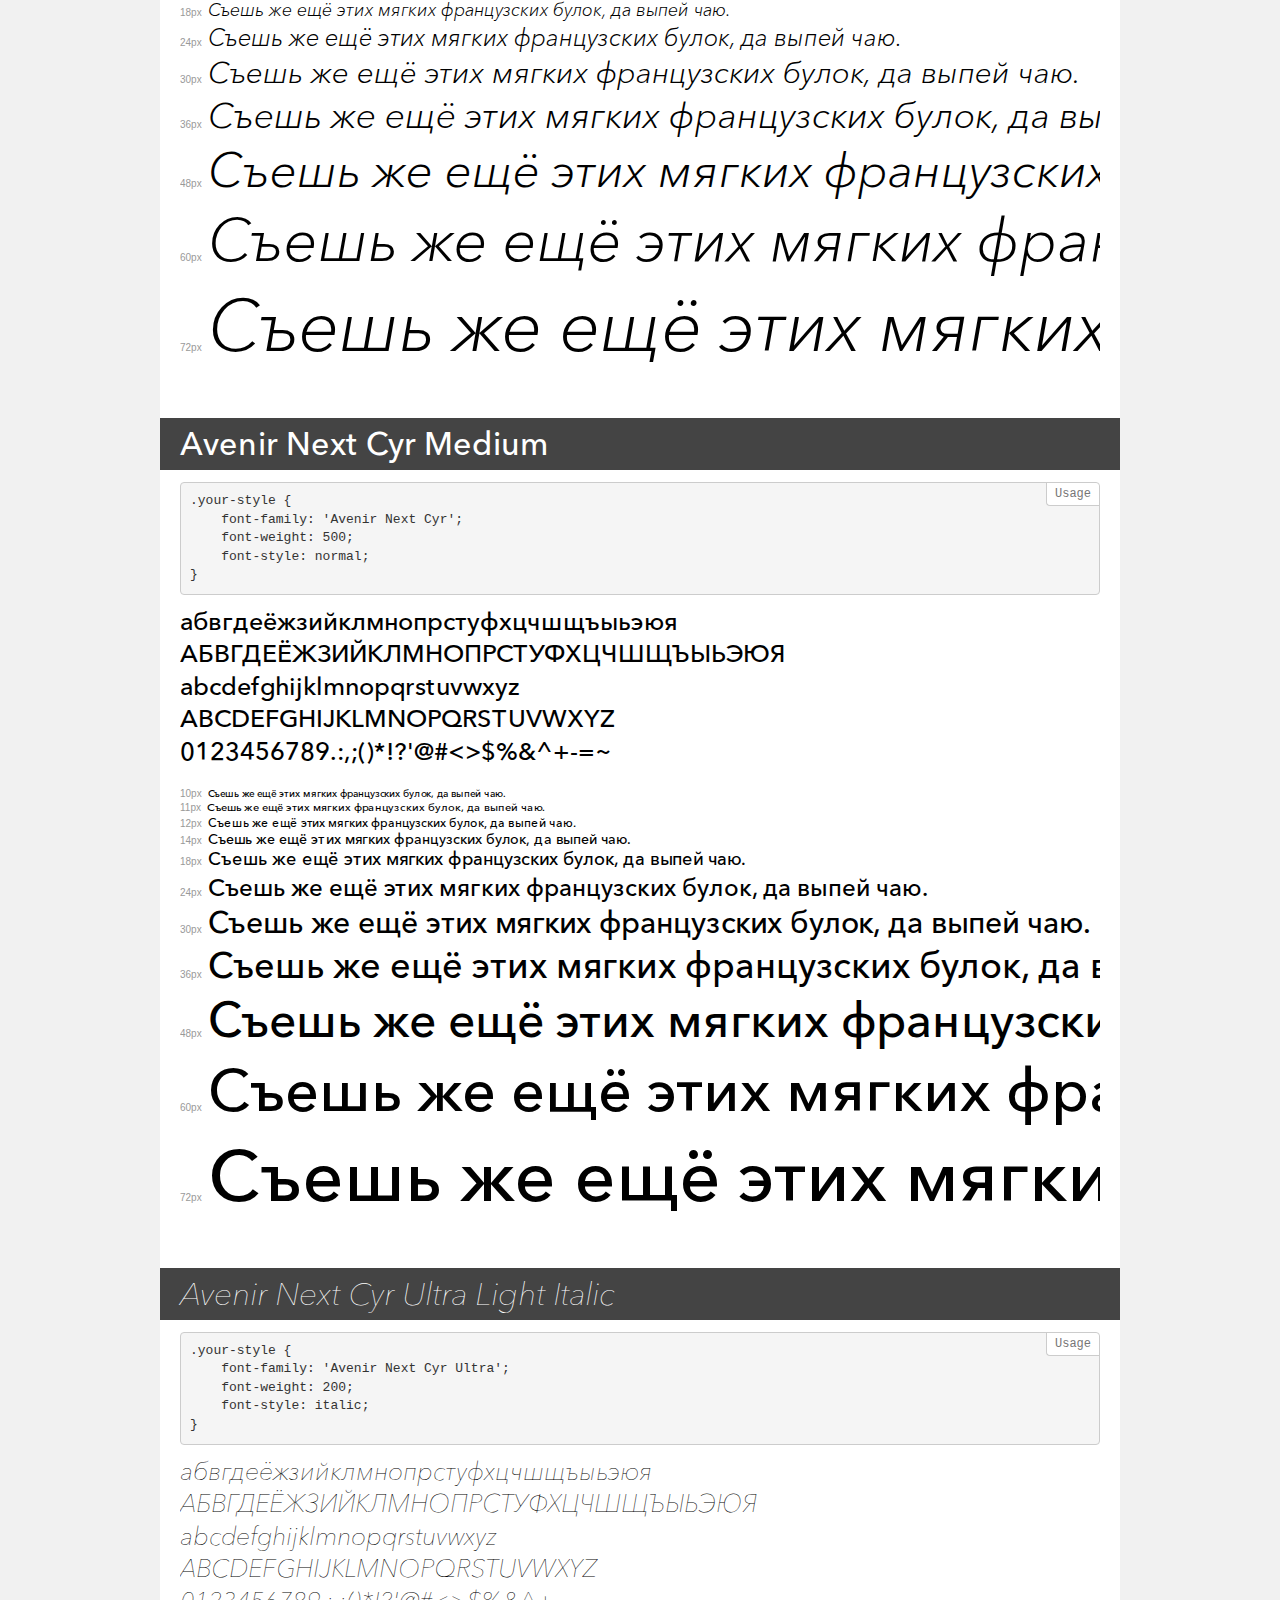
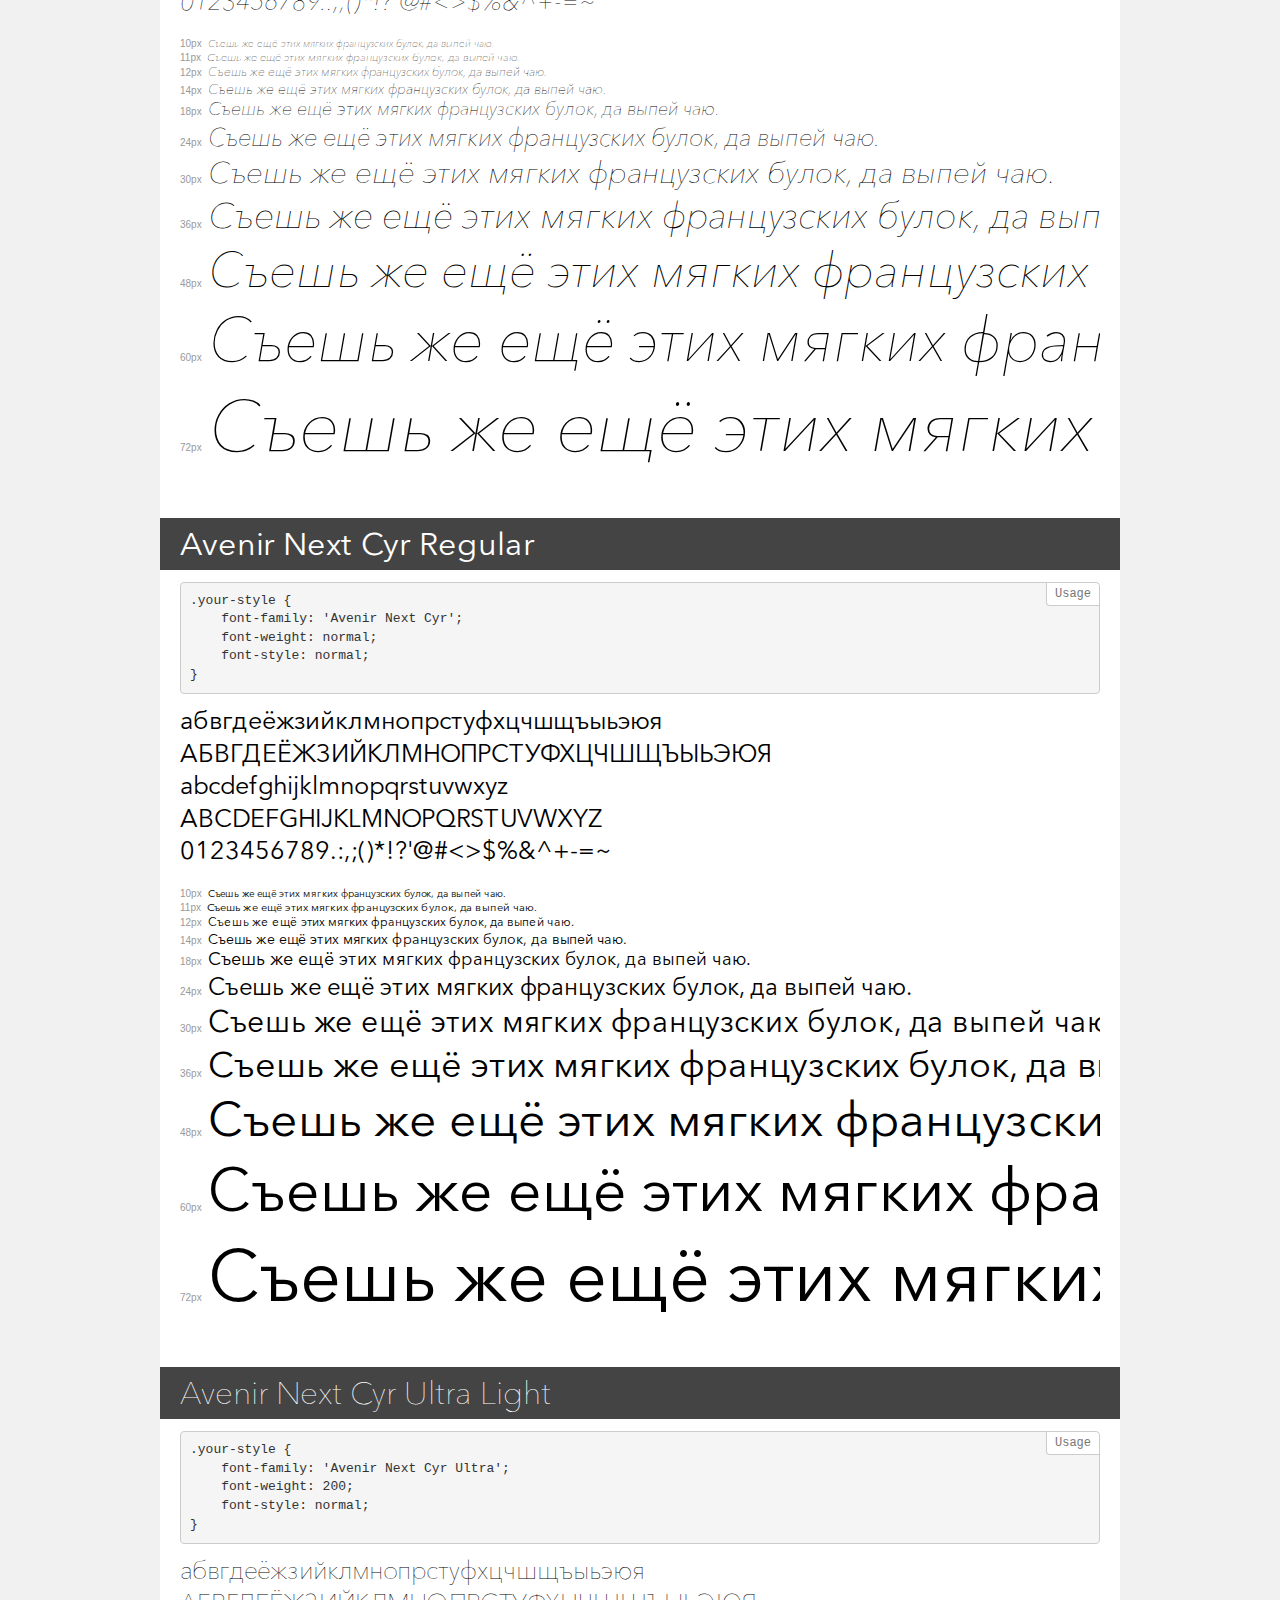
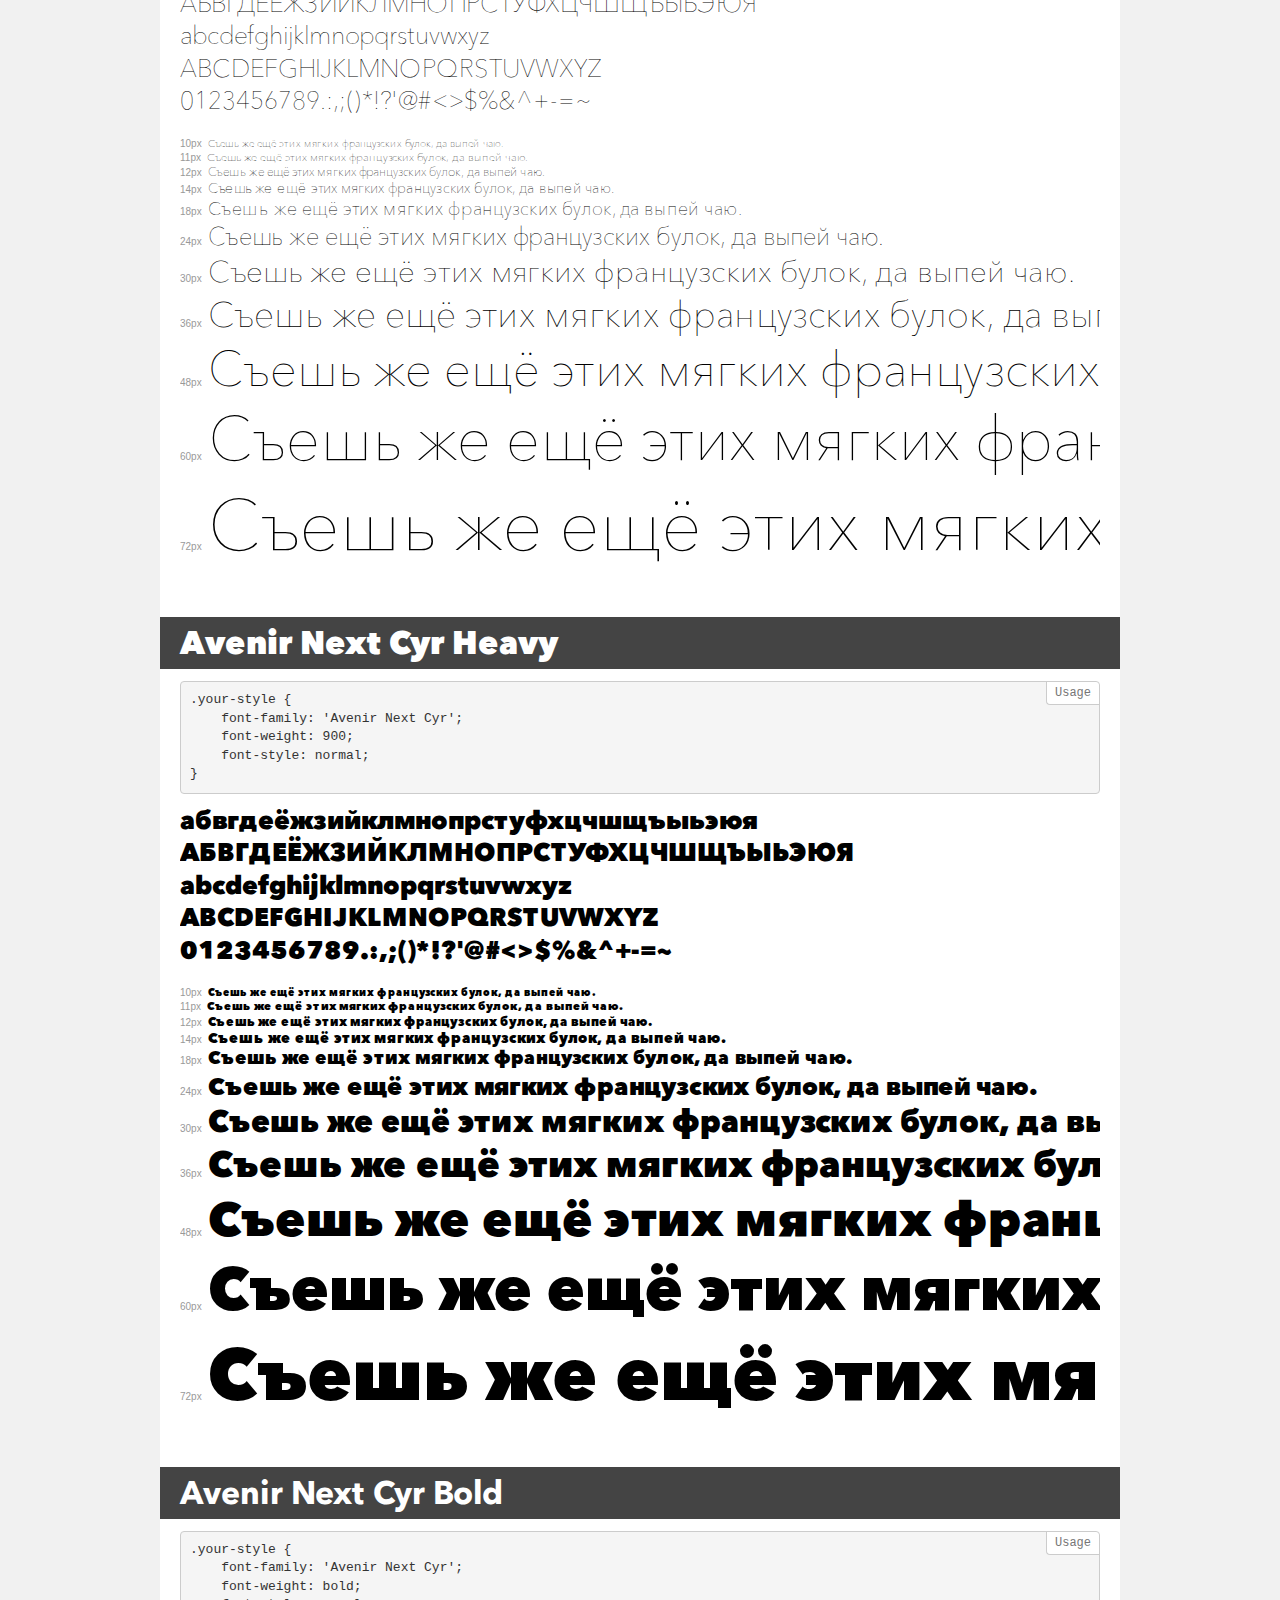
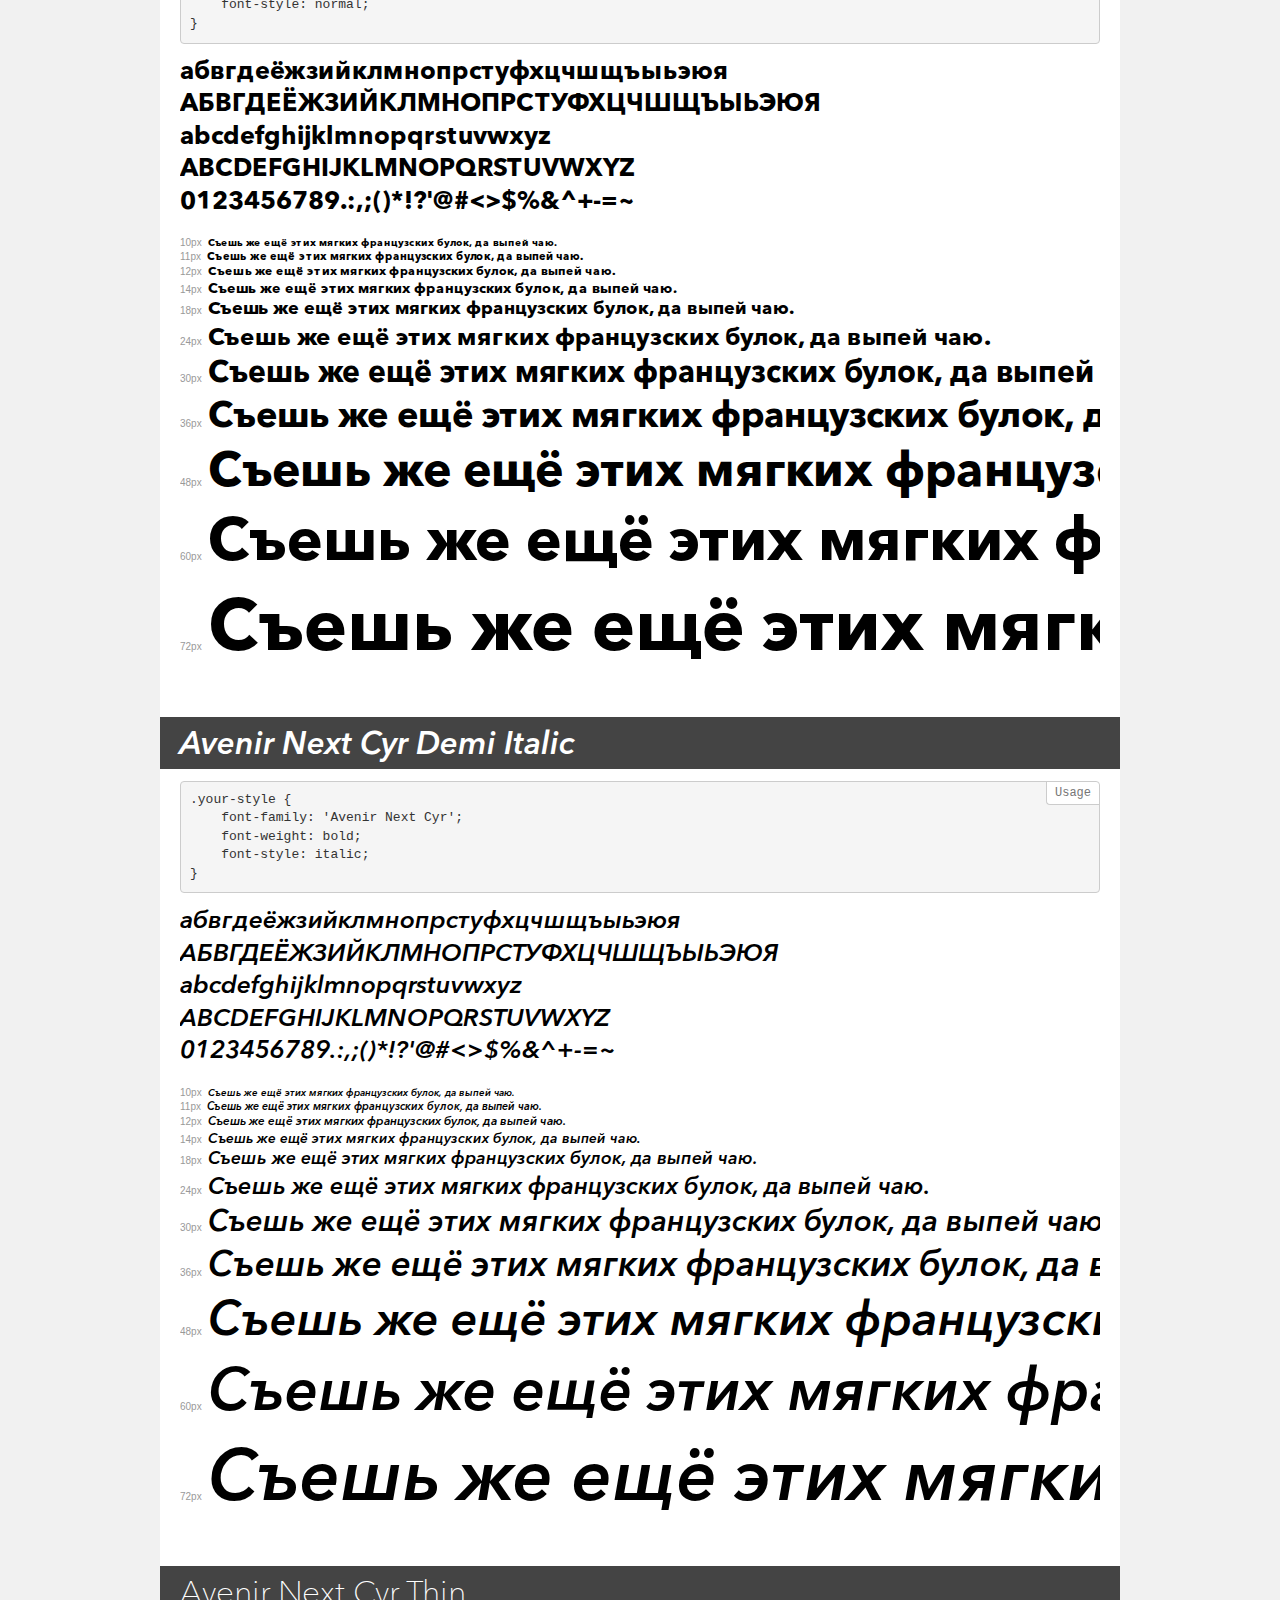
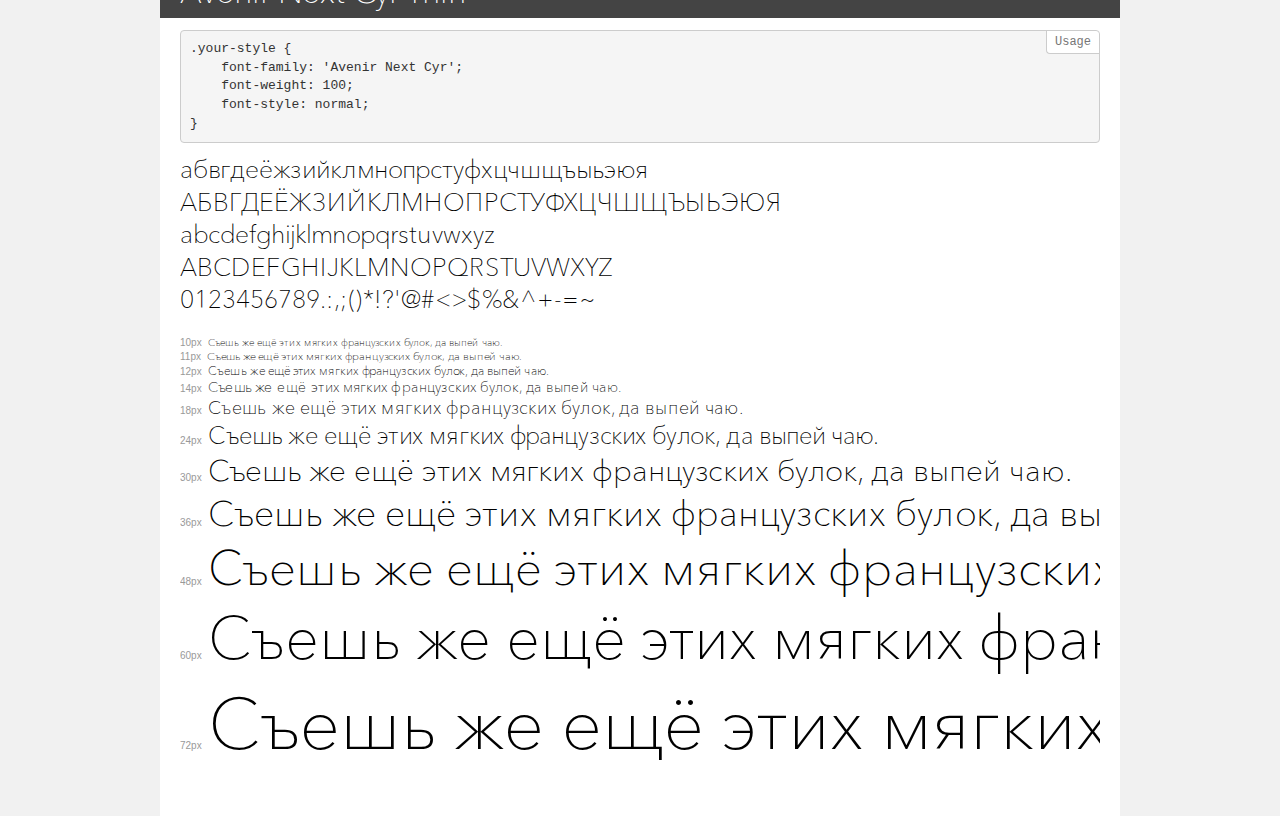
<file: fonts/demo.html>
<!DOCTYPE html>
<html>
<head>
	<meta charset="utf-8">
	<meta http-equiv="X-UA-Compatible" content="IE=edge">
	<meta name="viewport" content="width=device-width, initial-scale=1">
	<meta name="robots" content="noindex, noarchive">
	<title>Transfonter demo</title>
	<link href="stylesheet.css" rel="stylesheet">
	<style>
		/*
		http://meyerweb.com/eric/tools/css/reset/
		v2.0 | 20110126
		License: none (public domain)
		*/
		html, body, div, span, applet, object, iframe,
		h1, h2, h3, h4, h5, h6, p, blockquote, pre,
		a, abbr, acronym, address, big, cite, code,
		del, dfn, em, img, ins, kbd, q, s, samp,
		small, strike, strong, sub, sup, tt, var,
		b, u, i, center,
		dl, dt, dd, ol, ul, li,
		fieldset, form, label, legend,
		table, caption, tbody, tfoot, thead, tr, th, td,
		article, aside, canvas, details, embed,
		figure, figcaption, footer, header, hgroup,
		menu, nav, output, ruby, section, summary,
		time, mark, audio, video {
			margin: 0;
			padding: 0;
			border: 0;
			font-size: 100%;
			font: inherit;
			vertical-align: baseline;
		}
		/* HTML5 display-role reset for older browsers */
		article, aside, details, figcaption, figure,
		footer, header, hgroup, menu, nav, section {
			display: block;
		}
		body {
			line-height: 1;
		}
		ol, ul {
			list-style: none;
		}
		blockquote, q {
			quotes: none;
		}
		blockquote:before, blockquote:after,
		q:before, q:after {
			content: '';
			content: none;
		}
		table {
			border-collapse: collapse;
			border-spacing: 0;
		}
		/* common styles */
		body {
			background: #f1f1f1;
			color: #000;
		}
		.page {
			background: #fff;
			width: 920px;
			margin: 0 auto;
			padding: 20px 20px 0 20px;
			overflow: hidden;
		}
		.font-container {
			overflow-x: auto;
			overflow-y: hidden;
			margin-bottom: 40px;
			line-height: 1.3;
			white-space: nowrap;
			padding-bottom: 5px;
		}
		h1 {
			position: relative;
			background: #444;
			font-size: 32px;
			color: #fff;
			padding: 10px 20px;
			margin: 0 -20px 12px -20px;
		}
		.letters {
			font-size: 25px;
			margin-bottom: 20px;
		}
		.s10:before {
			content: '10px';
		}
		.s11:before {
			content: '11px';
		}
		.s12:before {
			content: '12px';
		}
		.s14:before {
			content: '14px';
		}
		.s18:before {
			content: '18px';
		}
		.s24:before {
			content: '24px';
		}
		.s30:before {
			content: '30px';
		}
		.s36:before {
			content: '36px';
		}
		.s48:before {
			content: '48px';
		}
		.s60:before {
			content: '60px';
		}
		.s72:before {
			content: '72px';
		}
		.s10:before, .s11:before, .s12:before, .s14:before,
		.s18:before, .s24:before, .s30:before, .s36:before,
		.s48:before, .s60:before, .s72:before {
			font-family: Arial, sans-serif;
			font-size: 10px;
			font-weight: normal;
			font-style: normal;
			color: #999;
			padding-right: 6px;
		}
		pre {
			display: block;
			position: relative;
			padding: 9px;
			margin: 0 0 10px;
			font-family: Monaco, Menlo, Consolas, "Courier New", monospace !important;
			font-size: 13px;
			line-height: 1.428571429;
			color: #333;
			font-weight: normal !important;
			font-style: normal !important;
			background-color: #f5f5f5;
			border: 1px solid #ccc;
			overflow-x: auto;
			border-radius: 4px;
		}
		pre:after {
			display: block;
			position: absolute;
			right: 0;
			top: 0;
			content: 'Usage';
			line-height: 1;
			padding: 5px 8px;
			font-size: 12px;
			color: #767676;
			background-color: #fff;
			border: 1px solid #ccc;
			border-right: none;
			border-top: none;
			border-radius: 0 4px 0 4px;
			z-index: 10;
		}
		/* responsive */
		@media (max-width: 959px) {
			.page {
				width: auto;
				margin: 0;
			}
		}
	</style>
</head>
<body>
<div class="page">
	<div class="demo" style="font-family: 'Avenir Next Cyr'; font-weight: bold; font-style: italic;">
		<h1>Avenir Next Cyr Bold Italic</h1>
		<pre>.your-style {
    font-family: 'Avenir Next Cyr';
    font-weight: bold;
    font-style: italic;
}</pre>
		<div class="font-container">
			<p class="letters">
				абвгдеёжзийклмнопрстуфхцчшщъыьэюя <br />
				АБВГДЕЁЖЗИЙКЛМНОПРСТУФХЦЧШЩЪЫЬЭЮЯ <br />
				abcdefghijklmnopqrstuvwxyz <br />
				ABCDEFGHIJKLMNOPQRSTUVWXYZ <br />				0123456789.:,;()*!?'@#<>$%&^+-=~
			</p>
			<p class="s10" style="font-size: 10px;">Съешь же ещё этих мягких французских булок, да выпей чаю.</p>
			<p class="s11" style="font-size: 11px;">Съешь же ещё этих мягких французских булок, да выпей чаю.</p>
			<p class="s12" style="font-size: 12px;">Съешь же ещё этих мягких французских булок, да выпей чаю.</p>
			<p class="s14" style="font-size: 14px;">Съешь же ещё этих мягких французских булок, да выпей чаю.</p>
			<p class="s18" style="font-size: 18px;">Съешь же ещё этих мягких французских булок, да выпей чаю.</p>
			<p class="s24" style="font-size: 24px;">Съешь же ещё этих мягких французских булок, да выпей чаю.</p>
			<p class="s30" style="font-size: 30px;">Съешь же ещё этих мягких французских булок, да выпей чаю.</p>
			<p class="s36" style="font-size: 36px;">Съешь же ещё этих мягких французских булок, да выпей чаю.</p>
			<p class="s48" style="font-size: 48px;">Съешь же ещё этих мягких французских булок, да выпей чаю.</p>
			<p class="s60" style="font-size: 60px;">Съешь же ещё этих мягких французских булок, да выпей чаю.</p>
			<p class="s72" style="font-size: 72px;">Съешь же ещё этих мягких французских булок, да выпей чаю.</p>
		</div>
	</div>
	<div class="demo" style="font-family: 'Avenir Next Cyr'; font-weight: 300; font-style: normal;">
		<h1>Avenir Next Cyr Light</h1>
		<pre>.your-style {
    font-family: 'Avenir Next Cyr';
    font-weight: 300;
    font-style: normal;
}</pre>
		<div class="font-container">
			<p class="letters">
				абвгдеёжзийклмнопрстуфхцчшщъыьэюя <br />
				АБВГДЕЁЖЗИЙКЛМНОПРСТУФХЦЧШЩЪЫЬЭЮЯ <br />
				abcdefghijklmnopqrstuvwxyz <br />
				ABCDEFGHIJKLMNOPQRSTUVWXYZ <br />				0123456789.:,;()*!?'@#<>$%&^+-=~
			</p>
			<p class="s10" style="font-size: 10px;">Съешь же ещё этих мягких французских булок, да выпей чаю.</p>
			<p class="s11" style="font-size: 11px;">Съешь же ещё этих мягких французских булок, да выпей чаю.</p>
			<p class="s12" style="font-size: 12px;">Съешь же ещё этих мягких французских булок, да выпей чаю.</p>
			<p class="s14" style="font-size: 14px;">Съешь же ещё этих мягких французских булок, да выпей чаю.</p>
			<p class="s18" style="font-size: 18px;">Съешь же ещё этих мягких французских булок, да выпей чаю.</p>
			<p class="s24" style="font-size: 24px;">Съешь же ещё этих мягких французских булок, да выпей чаю.</p>
			<p class="s30" style="font-size: 30px;">Съешь же ещё этих мягких французских булок, да выпей чаю.</p>
			<p class="s36" style="font-size: 36px;">Съешь же ещё этих мягких французских булок, да выпей чаю.</p>
			<p class="s48" style="font-size: 48px;">Съешь же ещё этих мягких французских булок, да выпей чаю.</p>
			<p class="s60" style="font-size: 60px;">Съешь же ещё этих мягких французских булок, да выпей чаю.</p>
			<p class="s72" style="font-size: 72px;">Съешь же ещё этих мягких французских булок, да выпей чаю.</p>
		</div>
	</div>
	<div class="demo" style="font-family: 'Avenir Next Cyr'; font-weight: bold; font-style: normal;">
		<h1>Avenir Next Cyr Demi</h1>
		<pre>.your-style {
    font-family: 'Avenir Next Cyr';
    font-weight: bold;
    font-style: normal;
}</pre>
		<div class="font-container">
			<p class="letters">
				абвгдеёжзийклмнопрстуфхцчшщъыьэюя <br />
				АБВГДЕЁЖЗИЙКЛМНОПРСТУФХЦЧШЩЪЫЬЭЮЯ <br />
				abcdefghijklmnopqrstuvwxyz <br />
				ABCDEFGHIJKLMNOPQRSTUVWXYZ <br />				0123456789.:,;()*!?'@#<>$%&^+-=~
			</p>
			<p class="s10" style="font-size: 10px;">Съешь же ещё этих мягких французских булок, да выпей чаю.</p>
			<p class="s11" style="font-size: 11px;">Съешь же ещё этих мягких французских булок, да выпей чаю.</p>
			<p class="s12" style="font-size: 12px;">Съешь же ещё этих мягких французских булок, да выпей чаю.</p>
			<p class="s14" style="font-size: 14px;">Съешь же ещё этих мягких французских булок, да выпей чаю.</p>
			<p class="s18" style="font-size: 18px;">Съешь же ещё этих мягких французских булок, да выпей чаю.</p>
			<p class="s24" style="font-size: 24px;">Съешь же ещё этих мягких французских булок, да выпей чаю.</p>
			<p class="s30" style="font-size: 30px;">Съешь же ещё этих мягких французских булок, да выпей чаю.</p>
			<p class="s36" style="font-size: 36px;">Съешь же ещё этих мягких французских булок, да выпей чаю.</p>
			<p class="s48" style="font-size: 48px;">Съешь же ещё этих мягких французских булок, да выпей чаю.</p>
			<p class="s60" style="font-size: 60px;">Съешь же ещё этих мягких французских булок, да выпей чаю.</p>
			<p class="s72" style="font-size: 72px;">Съешь же ещё этих мягких французских булок, да выпей чаю.</p>
		</div>
	</div>
	<div class="demo" style="font-family: 'Avenir Next Cyr'; font-weight: 100; font-style: italic;">
		<h1>Avenir Next Cyr Thin Italic</h1>
		<pre>.your-style {
    font-family: 'Avenir Next Cyr';
    font-weight: 100;
    font-style: italic;
}</pre>
		<div class="font-container">
			<p class="letters">
				абвгдеёжзийклмнопрстуфхцчшщъыьэюя <br />
				АБВГДЕЁЖЗИЙКЛМНОПРСТУФХЦЧШЩЪЫЬЭЮЯ <br />
				abcdefghijklmnopqrstuvwxyz <br />
				ABCDEFGHIJKLMNOPQRSTUVWXYZ <br />				0123456789.:,;()*!?'@#<>$%&^+-=~
			</p>
			<p class="s10" style="font-size: 10px;">Съешь же ещё этих мягких французских булок, да выпей чаю.</p>
			<p class="s11" style="font-size: 11px;">Съешь же ещё этих мягких французских булок, да выпей чаю.</p>
			<p class="s12" style="font-size: 12px;">Съешь же ещё этих мягких французских булок, да выпей чаю.</p>
			<p class="s14" style="font-size: 14px;">Съешь же ещё этих мягких французских булок, да выпей чаю.</p>
			<p class="s18" style="font-size: 18px;">Съешь же ещё этих мягких французских булок, да выпей чаю.</p>
			<p class="s24" style="font-size: 24px;">Съешь же ещё этих мягких французских булок, да выпей чаю.</p>
			<p class="s30" style="font-size: 30px;">Съешь же ещё этих мягких французских булок, да выпей чаю.</p>
			<p class="s36" style="font-size: 36px;">Съешь же ещё этих мягких французских булок, да выпей чаю.</p>
			<p class="s48" style="font-size: 48px;">Съешь же ещё этих мягких французских булок, да выпей чаю.</p>
			<p class="s60" style="font-size: 60px;">Съешь же ещё этих мягких французских булок, да выпей чаю.</p>
			<p class="s72" style="font-size: 72px;">Съешь же ещё этих мягких французских булок, да выпей чаю.</p>
		</div>
	</div>
	<div class="demo" style="font-family: 'Avenir Next Cyr'; font-weight: normal; font-style: italic;">
		<h1>Avenir Next Cyr Italic</h1>
		<pre>.your-style {
    font-family: 'Avenir Next Cyr';
    font-weight: normal;
    font-style: italic;
}</pre>
		<div class="font-container">
			<p class="letters">
				абвгдеёжзийклмнопрстуфхцчшщъыьэюя <br />
				АБВГДЕЁЖЗИЙКЛМНОПРСТУФХЦЧШЩЪЫЬЭЮЯ <br />
				abcdefghijklmnopqrstuvwxyz <br />
				ABCDEFGHIJKLMNOPQRSTUVWXYZ <br />				0123456789.:,;()*!?'@#<>$%&^+-=~
			</p>
			<p class="s10" style="font-size: 10px;">Съешь же ещё этих мягких французских булок, да выпей чаю.</p>
			<p class="s11" style="font-size: 11px;">Съешь же ещё этих мягких французских булок, да выпей чаю.</p>
			<p class="s12" style="font-size: 12px;">Съешь же ещё этих мягких французских булок, да выпей чаю.</p>
			<p class="s14" style="font-size: 14px;">Съешь же ещё этих мягких французских булок, да выпей чаю.</p>
			<p class="s18" style="font-size: 18px;">Съешь же ещё этих мягких французских булок, да выпей чаю.</p>
			<p class="s24" style="font-size: 24px;">Съешь же ещё этих мягких французских булок, да выпей чаю.</p>
			<p class="s30" style="font-size: 30px;">Съешь же ещё этих мягких французских булок, да выпей чаю.</p>
			<p class="s36" style="font-size: 36px;">Съешь же ещё этих мягких французских булок, да выпей чаю.</p>
			<p class="s48" style="font-size: 48px;">Съешь же ещё этих мягких французских булок, да выпей чаю.</p>
			<p class="s60" style="font-size: 60px;">Съешь же ещё этих мягких французских булок, да выпей чаю.</p>
			<p class="s72" style="font-size: 72px;">Съешь же ещё этих мягких французских булок, да выпей чаю.</p>
		</div>
	</div>
	<div class="demo" style="font-family: 'Avenir Next Cyr'; font-weight: 900; font-style: italic;">
		<h1>Avenir Next Cyr Heavy Italic</h1>
		<pre>.your-style {
    font-family: 'Avenir Next Cyr';
    font-weight: 900;
    font-style: italic;
}</pre>
		<div class="font-container">
			<p class="letters">
				абвгдеёжзийклмнопрстуфхцчшщъыьэюя <br />
				АБВГДЕЁЖЗИЙКЛМНОПРСТУФХЦЧШЩЪЫЬЭЮЯ <br />
				abcdefghijklmnopqrstuvwxyz <br />
				ABCDEFGHIJKLMNOPQRSTUVWXYZ <br />				0123456789.:,;()*!?'@#<>$%&^+-=~
			</p>
			<p class="s10" style="font-size: 10px;">Съешь же ещё этих мягких французских булок, да выпей чаю.</p>
			<p class="s11" style="font-size: 11px;">Съешь же ещё этих мягких французских булок, да выпей чаю.</p>
			<p class="s12" style="font-size: 12px;">Съешь же ещё этих мягких французских булок, да выпей чаю.</p>
			<p class="s14" style="font-size: 14px;">Съешь же ещё этих мягких французских булок, да выпей чаю.</p>
			<p class="s18" style="font-size: 18px;">Съешь же ещё этих мягких французских булок, да выпей чаю.</p>
			<p class="s24" style="font-size: 24px;">Съешь же ещё этих мягких французских булок, да выпей чаю.</p>
			<p class="s30" style="font-size: 30px;">Съешь же ещё этих мягких французских булок, да выпей чаю.</p>
			<p class="s36" style="font-size: 36px;">Съешь же ещё этих мягких французских булок, да выпей чаю.</p>
			<p class="s48" style="font-size: 48px;">Съешь же ещё этих мягких французских булок, да выпей чаю.</p>
			<p class="s60" style="font-size: 60px;">Съешь же ещё этих мягких французских булок, да выпей чаю.</p>
			<p class="s72" style="font-size: 72px;">Съешь же ещё этих мягких французских булок, да выпей чаю.</p>
		</div>
	</div>
	<div class="demo" style="font-family: 'Avenir Next Cyr'; font-weight: 500; font-style: italic;">
		<h1>Avenir Next Cyr Medium Italic</h1>
		<pre>.your-style {
    font-family: 'Avenir Next Cyr';
    font-weight: 500;
    font-style: italic;
}</pre>
		<div class="font-container">
			<p class="letters">
				абвгдеёжзийклмнопрстуфхцчшщъыьэюя <br />
				АБВГДЕЁЖЗИЙКЛМНОПРСТУФХЦЧШЩЪЫЬЭЮЯ <br />
				abcdefghijklmnopqrstuvwxyz <br />
				ABCDEFGHIJKLMNOPQRSTUVWXYZ <br />				0123456789.:,;()*!?'@#<>$%&^+-=~
			</p>
			<p class="s10" style="font-size: 10px;">Съешь же ещё этих мягких французских булок, да выпей чаю.</p>
			<p class="s11" style="font-size: 11px;">Съешь же ещё этих мягких французских булок, да выпей чаю.</p>
			<p class="s12" style="font-size: 12px;">Съешь же ещё этих мягких французских булок, да выпей чаю.</p>
			<p class="s14" style="font-size: 14px;">Съешь же ещё этих мягких французских булок, да выпей чаю.</p>
			<p class="s18" style="font-size: 18px;">Съешь же ещё этих мягких французских булок, да выпей чаю.</p>
			<p class="s24" style="font-size: 24px;">Съешь же ещё этих мягких французских булок, да выпей чаю.</p>
			<p class="s30" style="font-size: 30px;">Съешь же ещё этих мягких французских булок, да выпей чаю.</p>
			<p class="s36" style="font-size: 36px;">Съешь же ещё этих мягких французских булок, да выпей чаю.</p>
			<p class="s48" style="font-size: 48px;">Съешь же ещё этих мягких французских булок, да выпей чаю.</p>
			<p class="s60" style="font-size: 60px;">Съешь же ещё этих мягких французских булок, да выпей чаю.</p>
			<p class="s72" style="font-size: 72px;">Съешь же ещё этих мягких французских булок, да выпей чаю.</p>
		</div>
	</div>
	<div class="demo" style="font-family: 'Avenir Next Cyr'; font-weight: 300; font-style: italic;">
		<h1>Avenir Next Cyr Light Italic</h1>
		<pre>.your-style {
    font-family: 'Avenir Next Cyr';
    font-weight: 300;
    font-style: italic;
}</pre>
		<div class="font-container">
			<p class="letters">
				абвгдеёжзийклмнопрстуфхцчшщъыьэюя <br />
				АБВГДЕЁЖЗИЙКЛМНОПРСТУФХЦЧШЩЪЫЬЭЮЯ <br />
				abcdefghijklmnopqrstuvwxyz <br />
				ABCDEFGHIJKLMNOPQRSTUVWXYZ <br />				0123456789.:,;()*!?'@#<>$%&^+-=~
			</p>
			<p class="s10" style="font-size: 10px;">Съешь же ещё этих мягких французских булок, да выпей чаю.</p>
			<p class="s11" style="font-size: 11px;">Съешь же ещё этих мягких французских булок, да выпей чаю.</p>
			<p class="s12" style="font-size: 12px;">Съешь же ещё этих мягких французских булок, да выпей чаю.</p>
			<p class="s14" style="font-size: 14px;">Съешь же ещё этих мягких французских булок, да выпей чаю.</p>
			<p class="s18" style="font-size: 18px;">Съешь же ещё этих мягких французских булок, да выпей чаю.</p>
			<p class="s24" style="font-size: 24px;">Съешь же ещё этих мягких французских булок, да выпей чаю.</p>
			<p class="s30" style="font-size: 30px;">Съешь же ещё этих мягких французских булок, да выпей чаю.</p>
			<p class="s36" style="font-size: 36px;">Съешь же ещё этих мягких французских булок, да выпей чаю.</p>
			<p class="s48" style="font-size: 48px;">Съешь же ещё этих мягких французских булок, да выпей чаю.</p>
			<p class="s60" style="font-size: 60px;">Съешь же ещё этих мягких французских булок, да выпей чаю.</p>
			<p class="s72" style="font-size: 72px;">Съешь же ещё этих мягких французских булок, да выпей чаю.</p>
		</div>
	</div>
	<div class="demo" style="font-family: 'Avenir Next Cyr'; font-weight: 500; font-style: normal;">
		<h1>Avenir Next Cyr Medium</h1>
		<pre>.your-style {
    font-family: 'Avenir Next Cyr';
    font-weight: 500;
    font-style: normal;
}</pre>
		<div class="font-container">
			<p class="letters">
				абвгдеёжзийклмнопрстуфхцчшщъыьэюя <br />
				АБВГДЕЁЖЗИЙКЛМНОПРСТУФХЦЧШЩЪЫЬЭЮЯ <br />
				abcdefghijklmnopqrstuvwxyz <br />
				ABCDEFGHIJKLMNOPQRSTUVWXYZ <br />				0123456789.:,;()*!?'@#<>$%&^+-=~
			</p>
			<p class="s10" style="font-size: 10px;">Съешь же ещё этих мягких французских булок, да выпей чаю.</p>
			<p class="s11" style="font-size: 11px;">Съешь же ещё этих мягких французских булок, да выпей чаю.</p>
			<p class="s12" style="font-size: 12px;">Съешь же ещё этих мягких французских булок, да выпей чаю.</p>
			<p class="s14" style="font-size: 14px;">Съешь же ещё этих мягких французских булок, да выпей чаю.</p>
			<p class="s18" style="font-size: 18px;">Съешь же ещё этих мягких французских булок, да выпей чаю.</p>
			<p class="s24" style="font-size: 24px;">Съешь же ещё этих мягких французских булок, да выпей чаю.</p>
			<p class="s30" style="font-size: 30px;">Съешь же ещё этих мягких французских булок, да выпей чаю.</p>
			<p class="s36" style="font-size: 36px;">Съешь же ещё этих мягких французских булок, да выпей чаю.</p>
			<p class="s48" style="font-size: 48px;">Съешь же ещё этих мягких французских булок, да выпей чаю.</p>
			<p class="s60" style="font-size: 60px;">Съешь же ещё этих мягких французских булок, да выпей чаю.</p>
			<p class="s72" style="font-size: 72px;">Съешь же ещё этих мягких французских булок, да выпей чаю.</p>
		</div>
	</div>
	<div class="demo" style="font-family: 'Avenir Next Cyr Ultra'; font-weight: 200; font-style: italic;">
		<h1>Avenir Next Cyr Ultra Light Italic</h1>
		<pre>.your-style {
    font-family: 'Avenir Next Cyr Ultra';
    font-weight: 200;
    font-style: italic;
}</pre>
		<div class="font-container">
			<p class="letters">
				абвгдеёжзийклмнопрстуфхцчшщъыьэюя <br />
				АБВГДЕЁЖЗИЙКЛМНОПРСТУФХЦЧШЩЪЫЬЭЮЯ <br />
				abcdefghijklmnopqrstuvwxyz <br />
				ABCDEFGHIJKLMNOPQRSTUVWXYZ <br />				0123456789.:,;()*!?'@#<>$%&^+-=~
			</p>
			<p class="s10" style="font-size: 10px;">Съешь же ещё этих мягких французских булок, да выпей чаю.</p>
			<p class="s11" style="font-size: 11px;">Съешь же ещё этих мягких французских булок, да выпей чаю.</p>
			<p class="s12" style="font-size: 12px;">Съешь же ещё этих мягких французских булок, да выпей чаю.</p>
			<p class="s14" style="font-size: 14px;">Съешь же ещё этих мягких французских булок, да выпей чаю.</p>
			<p class="s18" style="font-size: 18px;">Съешь же ещё этих мягких французских булок, да выпей чаю.</p>
			<p class="s24" style="font-size: 24px;">Съешь же ещё этих мягких французских булок, да выпей чаю.</p>
			<p class="s30" style="font-size: 30px;">Съешь же ещё этих мягких французских булок, да выпей чаю.</p>
			<p class="s36" style="font-size: 36px;">Съешь же ещё этих мягких французских булок, да выпей чаю.</p>
			<p class="s48" style="font-size: 48px;">Съешь же ещё этих мягких французских булок, да выпей чаю.</p>
			<p class="s60" style="font-size: 60px;">Съешь же ещё этих мягких французских булок, да выпей чаю.</p>
			<p class="s72" style="font-size: 72px;">Съешь же ещё этих мягких французских булок, да выпей чаю.</p>
		</div>
	</div>
	<div class="demo" style="font-family: 'Avenir Next Cyr'; font-weight: normal; font-style: normal;">
		<h1>Avenir Next Cyr Regular</h1>
		<pre>.your-style {
    font-family: 'Avenir Next Cyr';
    font-weight: normal;
    font-style: normal;
}</pre>
		<div class="font-container">
			<p class="letters">
				абвгдеёжзийклмнопрстуфхцчшщъыьэюя <br />
				АБВГДЕЁЖЗИЙКЛМНОПРСТУФХЦЧШЩЪЫЬЭЮЯ <br />
				abcdefghijklmnopqrstuvwxyz <br />
				ABCDEFGHIJKLMNOPQRSTUVWXYZ <br />				0123456789.:,;()*!?'@#<>$%&^+-=~
			</p>
			<p class="s10" style="font-size: 10px;">Съешь же ещё этих мягких французских булок, да выпей чаю.</p>
			<p class="s11" style="font-size: 11px;">Съешь же ещё этих мягких французских булок, да выпей чаю.</p>
			<p class="s12" style="font-size: 12px;">Съешь же ещё этих мягких французских булок, да выпей чаю.</p>
			<p class="s14" style="font-size: 14px;">Съешь же ещё этих мягких французских булок, да выпей чаю.</p>
			<p class="s18" style="font-size: 18px;">Съешь же ещё этих мягких французских булок, да выпей чаю.</p>
			<p class="s24" style="font-size: 24px;">Съешь же ещё этих мягких французских булок, да выпей чаю.</p>
			<p class="s30" style="font-size: 30px;">Съешь же ещё этих мягких французских булок, да выпей чаю.</p>
			<p class="s36" style="font-size: 36px;">Съешь же ещё этих мягких французских булок, да выпей чаю.</p>
			<p class="s48" style="font-size: 48px;">Съешь же ещё этих мягких французских булок, да выпей чаю.</p>
			<p class="s60" style="font-size: 60px;">Съешь же ещё этих мягких французских булок, да выпей чаю.</p>
			<p class="s72" style="font-size: 72px;">Съешь же ещё этих мягких французских булок, да выпей чаю.</p>
		</div>
	</div>
	<div class="demo" style="font-family: 'Avenir Next Cyr Ultra'; font-weight: 200; font-style: normal;">
		<h1>Avenir Next Cyr Ultra Light</h1>
		<pre>.your-style {
    font-family: 'Avenir Next Cyr Ultra';
    font-weight: 200;
    font-style: normal;
}</pre>
		<div class="font-container">
			<p class="letters">
				абвгдеёжзийклмнопрстуфхцчшщъыьэюя <br />
				АБВГДЕЁЖЗИЙКЛМНОПРСТУФХЦЧШЩЪЫЬЭЮЯ <br />
				abcdefghijklmnopqrstuvwxyz <br />
				ABCDEFGHIJKLMNOPQRSTUVWXYZ <br />				0123456789.:,;()*!?'@#<>$%&^+-=~
			</p>
			<p class="s10" style="font-size: 10px;">Съешь же ещё этих мягких французских булок, да выпей чаю.</p>
			<p class="s11" style="font-size: 11px;">Съешь же ещё этих мягких французских булок, да выпей чаю.</p>
			<p class="s12" style="font-size: 12px;">Съешь же ещё этих мягких французских булок, да выпей чаю.</p>
			<p class="s14" style="font-size: 14px;">Съешь же ещё этих мягких французских булок, да выпей чаю.</p>
			<p class="s18" style="font-size: 18px;">Съешь же ещё этих мягких французских булок, да выпей чаю.</p>
			<p class="s24" style="font-size: 24px;">Съешь же ещё этих мягких французских булок, да выпей чаю.</p>
			<p class="s30" style="font-size: 30px;">Съешь же ещё этих мягких французских булок, да выпей чаю.</p>
			<p class="s36" style="font-size: 36px;">Съешь же ещё этих мягких французских булок, да выпей чаю.</p>
			<p class="s48" style="font-size: 48px;">Съешь же ещё этих мягких французских булок, да выпей чаю.</p>
			<p class="s60" style="font-size: 60px;">Съешь же ещё этих мягких французских булок, да выпей чаю.</p>
			<p class="s72" style="font-size: 72px;">Съешь же ещё этих мягких французских булок, да выпей чаю.</p>
		</div>
	</div>
	<div class="demo" style="font-family: 'Avenir Next Cyr'; font-weight: 900; font-style: normal;">
		<h1>Avenir Next Cyr Heavy</h1>
		<pre>.your-style {
    font-family: 'Avenir Next Cyr';
    font-weight: 900;
    font-style: normal;
}</pre>
		<div class="font-container">
			<p class="letters">
				абвгдеёжзийклмнопрстуфхцчшщъыьэюя <br />
				АБВГДЕЁЖЗИЙКЛМНОПРСТУФХЦЧШЩЪЫЬЭЮЯ <br />
				abcdefghijklmnopqrstuvwxyz <br />
				ABCDEFGHIJKLMNOPQRSTUVWXYZ <br />				0123456789.:,;()*!?'@#<>$%&^+-=~
			</p>
			<p class="s10" style="font-size: 10px;">Съешь же ещё этих мягких французских булок, да выпей чаю.</p>
			<p class="s11" style="font-size: 11px;">Съешь же ещё этих мягких французских булок, да выпей чаю.</p>
			<p class="s12" style="font-size: 12px;">Съешь же ещё этих мягких французских булок, да выпей чаю.</p>
			<p class="s14" style="font-size: 14px;">Съешь же ещё этих мягких французских булок, да выпей чаю.</p>
			<p class="s18" style="font-size: 18px;">Съешь же ещё этих мягких французских булок, да выпей чаю.</p>
			<p class="s24" style="font-size: 24px;">Съешь же ещё этих мягких французских булок, да выпей чаю.</p>
			<p class="s30" style="font-size: 30px;">Съешь же ещё этих мягких французских булок, да выпей чаю.</p>
			<p class="s36" style="font-size: 36px;">Съешь же ещё этих мягких французских булок, да выпей чаю.</p>
			<p class="s48" style="font-size: 48px;">Съешь же ещё этих мягких французских булок, да выпей чаю.</p>
			<p class="s60" style="font-size: 60px;">Съешь же ещё этих мягких французских булок, да выпей чаю.</p>
			<p class="s72" style="font-size: 72px;">Съешь же ещё этих мягких французских булок, да выпей чаю.</p>
		</div>
	</div>
	<div class="demo" style="font-family: 'Avenir Next Cyr'; font-weight: bold; font-style: normal;">
		<h1>Avenir Next Cyr Bold</h1>
		<pre>.your-style {
    font-family: 'Avenir Next Cyr';
    font-weight: bold;
    font-style: normal;
}</pre>
		<div class="font-container">
			<p class="letters">
				абвгдеёжзийклмнопрстуфхцчшщъыьэюя <br />
				АБВГДЕЁЖЗИЙКЛМНОПРСТУФХЦЧШЩЪЫЬЭЮЯ <br />
				abcdefghijklmnopqrstuvwxyz <br />
				ABCDEFGHIJKLMNOPQRSTUVWXYZ <br />				0123456789.:,;()*!?'@#<>$%&^+-=~
			</p>
			<p class="s10" style="font-size: 10px;">Съешь же ещё этих мягких французских булок, да выпей чаю.</p>
			<p class="s11" style="font-size: 11px;">Съешь же ещё этих мягких французских булок, да выпей чаю.</p>
			<p class="s12" style="font-size: 12px;">Съешь же ещё этих мягких французских булок, да выпей чаю.</p>
			<p class="s14" style="font-size: 14px;">Съешь же ещё этих мягких французских булок, да выпей чаю.</p>
			<p class="s18" style="font-size: 18px;">Съешь же ещё этих мягких французских булок, да выпей чаю.</p>
			<p class="s24" style="font-size: 24px;">Съешь же ещё этих мягких французских булок, да выпей чаю.</p>
			<p class="s30" style="font-size: 30px;">Съешь же ещё этих мягких французских булок, да выпей чаю.</p>
			<p class="s36" style="font-size: 36px;">Съешь же ещё этих мягких французских булок, да выпей чаю.</p>
			<p class="s48" style="font-size: 48px;">Съешь же ещё этих мягких французских булок, да выпей чаю.</p>
			<p class="s60" style="font-size: 60px;">Съешь же ещё этих мягких французских булок, да выпей чаю.</p>
			<p class="s72" style="font-size: 72px;">Съешь же ещё этих мягких французских булок, да выпей чаю.</p>
		</div>
	</div>
	<div class="demo" style="font-family: 'Avenir Next Cyr'; font-weight: bold; font-style: italic;">
		<h1>Avenir Next Cyr Demi Italic</h1>
		<pre>.your-style {
    font-family: 'Avenir Next Cyr';
    font-weight: bold;
    font-style: italic;
}</pre>
		<div class="font-container">
			<p class="letters">
				абвгдеёжзийклмнопрстуфхцчшщъыьэюя <br />
				АБВГДЕЁЖЗИЙКЛМНОПРСТУФХЦЧШЩЪЫЬЭЮЯ <br />
				abcdefghijklmnopqrstuvwxyz <br />
				ABCDEFGHIJKLMNOPQRSTUVWXYZ <br />				0123456789.:,;()*!?'@#<>$%&^+-=~
			</p>
			<p class="s10" style="font-size: 10px;">Съешь же ещё этих мягких французских булок, да выпей чаю.</p>
			<p class="s11" style="font-size: 11px;">Съешь же ещё этих мягких французских булок, да выпей чаю.</p>
			<p class="s12" style="font-size: 12px;">Съешь же ещё этих мягких французских булок, да выпей чаю.</p>
			<p class="s14" style="font-size: 14px;">Съешь же ещё этих мягких французских булок, да выпей чаю.</p>
			<p class="s18" style="font-size: 18px;">Съешь же ещё этих мягких французских булок, да выпей чаю.</p>
			<p class="s24" style="font-size: 24px;">Съешь же ещё этих мягких французских булок, да выпей чаю.</p>
			<p class="s30" style="font-size: 30px;">Съешь же ещё этих мягких французских булок, да выпей чаю.</p>
			<p class="s36" style="font-size: 36px;">Съешь же ещё этих мягких французских булок, да выпей чаю.</p>
			<p class="s48" style="font-size: 48px;">Съешь же ещё этих мягких французских булок, да выпей чаю.</p>
			<p class="s60" style="font-size: 60px;">Съешь же ещё этих мягких французских булок, да выпей чаю.</p>
			<p class="s72" style="font-size: 72px;">Съешь же ещё этих мягких французских булок, да выпей чаю.</p>
		</div>
	</div>
	<div class="demo" style="font-family: 'Avenir Next Cyr'; font-weight: 100; font-style: normal;">
		<h1>Avenir Next Cyr Thin</h1>
		<pre>.your-style {
    font-family: 'Avenir Next Cyr';
    font-weight: 100;
    font-style: normal;
}</pre>
		<div class="font-container">
			<p class="letters">
				абвгдеёжзийклмнопрстуфхцчшщъыьэюя <br />
				АБВГДЕЁЖЗИЙКЛМНОПРСТУФХЦЧШЩЪЫЬЭЮЯ <br />
				abcdefghijklmnopqrstuvwxyz <br />
				ABCDEFGHIJKLMNOPQRSTUVWXYZ <br />				0123456789.:,;()*!?'@#<>$%&^+-=~
			</p>
			<p class="s10" style="font-size: 10px;">Съешь же ещё этих мягких французских булок, да выпей чаю.</p>
			<p class="s11" style="font-size: 11px;">Съешь же ещё этих мягких французских булок, да выпей чаю.</p>
			<p class="s12" style="font-size: 12px;">Съешь же ещё этих мягких французских булок, да выпей чаю.</p>
			<p class="s14" style="font-size: 14px;">Съешь же ещё этих мягких французских булок, да выпей чаю.</p>
			<p class="s18" style="font-size: 18px;">Съешь же ещё этих мягких французских булок, да выпей чаю.</p>
			<p class="s24" style="font-size: 24px;">Съешь же ещё этих мягких французских булок, да выпей чаю.</p>
			<p class="s30" style="font-size: 30px;">Съешь же ещё этих мягких французских булок, да выпей чаю.</p>
			<p class="s36" style="font-size: 36px;">Съешь же ещё этих мягких французских булок, да выпей чаю.</p>
			<p class="s48" style="font-size: 48px;">Съешь же ещё этих мягких французских булок, да выпей чаю.</p>
			<p class="s60" style="font-size: 60px;">Съешь же ещё этих мягких французских булок, да выпей чаю.</p>
			<p class="s72" style="font-size: 72px;">Съешь же ещё этих мягких французских булок, да выпей чаю.</p>
		</div>
	</div>
</div>
</body>
</html>
</file>
<file: css/style.css>
* {
  padding: 0;
  box-sizing: border-box;
  margin: 0;
  font-size: 14px;
}
* .header {
  background-color: #0086fd;
  background: linear-gradient(34deg, #1e68a8 5%, #399be3 66%);
}
* .header__container {
  display: flex;
  flex-wrap: wrap;
  justify-content: space-between;
  width: 1153px;
  margin: 0 auto;
  padding: 50px 0 152px 0;
}
* .header__logo-wrapper {
  position: relative;
  height: 47px;
}
* .header__logo-text {
  font-size: 0.928rem;
  color: #fff;
  position: absolute;
  bottom: 0;
  right: -30px;
  font-family: Montserrat-Regular;
}
* .header__contact-wrapper {
  display: flex;
  justify-content: space-between;
  align-items: center;
  width: 668px;
}
* .header__email-wrapper {
  display: flex;
  justify-content: space-between;
  width: 172px;
}
* .header__email-text {
  font-size: 1.285rem;
  color: #fff;
  font-family: Montserrat-Regular;
}
* .header__phone-wrapper {
  display: flex;
  justify-content: space-between;
  width: 188px;
}
* .header__phone-number {
  font-size: 1.285rem;
  color: #fff;
  font-family: Montserrat-Regular;
  text-decoration: none;
}
* .header__nav-wrapper {
  padding: 33px 0 0 0;
  width: 100%;
  display: flex;
  justify-content: space-between;
}
* .header__nav-ul {
  display: flex;
  justify-content: space-between;
  list-style-type: none;
  width: 261px;
}
* .header__nav-item {
  text-decoration: none;
  font-size: 1.285rem;
  color: #fff;
  font-family: Montserrat-Regular;
}
* .header__ss {
  margin-left: 30px;
}
* .header__search {
  border-right: 1px solid #fff;
  padding: 0 22px 0 0;
}
* .header__content {
  display: flex;
  flex-wrap: wrap;
  width: 470px;
}
* .header__content-title {
  color: #fff;
  font-size: 3.285rem;
  font-family: Montserrat;
}
* .header__content-descr {
  font-family: Montserrat-Regular;
  color: #fff;
  list-style-type: none;
  text-decoration: underline;
  line-height: 2.1;
}
* .header__content-list-item {
  position: relative;
  font-size: 1.428rem;
}
* .header__content-list-item:before {
  content: url(../img/header/check.svg);
  position: absolute;
  top: 2px;
  left: -25px;
  color: #fff;
  font-size: 1.428rem;
}
* .header__content-wrapper {
  display: flex;
  justify-content: space-between;
  width: 1044px;
  margin: 0 auto;
  padding: 32px 0 0 0;
}
* .service__container {
  display: flex;
  flex-wrap: wrap;
  justify-content: space-between;
  width: 1153px;
  margin: 0 auto;
  padding: 90px 0 90px 0;
}
* .service__title {
  font-family: Montserrat;
  font-size: 3.071rem;
  color: #2b2b2b;
  width: 100%;
  text-align: center;
}
* .service__subtitle {
  font-family: Montserrat;
  font-size: 1.785rem;
  color: #003963;
  width: 100%;
  text-align: center;
  margin-top: 65px;
}
* .service__individual {
  margin-top: 26px;
  display: flex;
  justify-content: space-between;
  width: 1164px;
}
* .service__individual-block {
  width: 360px;
  min-height: 233px;
  display: flex;
  justify-content: space-around;
  align-items: center;
  background-color: #0a4b7b;
  padding: 0 33px 0 33px;
}
* .service__individual-block-title {
  font-size: 1.714rem;
  font-family: AvenirNextCyr-Regular;
  color: #fff;
}
* .service__entity {
  display: flex;
  flex-wrap: wrap;
  justify-content: space-between;
  width: 1164px;
  align-content: space-between;
}
* .service__entity-block {
  width: 360px;
  min-height: 120px;
  display: flex;
  justify-content: space-around;
  background-color: #0a4b7b;
  padding: 0 33px 0 33px;
  margin: 26px 0;
  align-items: center;
}
* .service__entity-block-title {
  font-size: 1.714rem;
  font-family: AvenirNextCyr-Regular;
  color: #fff;
}
* .features {
  background-color: #003963;
}
* .features__img-overlay {
  background: no-repeat center url("../img/features/bg.png");
  background-size: cover;
}
* .features__container {
  display: flex;
  flex-wrap: wrap;
  width: 1078px;
  margin: 0 auto;
  padding: 122px 0 58px 0;
}
* .features__title {
  font-family: Montserrat;
  font-size: 3.071rem;
  color: #fff;
  width: 100%;
  text-align: center;
  margin-bottom: 65px;
}
* .features__block {
  display: grid;
  grid-template-columns: repeat(3, 294px);
  width: 1078px;
  align-items: flex-start;
  grid-gap: 98px;
}
* .features__block-img {
  margin-bottom: 30px;
}
* .features__block-item {
  display: grid;
  justify-items: center;
}
* .features__block-item-1 .features__block-title {
  margin-bottom: 48px;
}
* .features__block-item-3 .features__block-title {
  margin-bottom: 48px;
}
* .features__block-item-5 .features__block-img {
  margin-bottom: 33px;
}
* .features__block-item-6 .features__block-img {
  margin-bottom: 50px;
}
* .features__block-title {
  color: #fff;
  font-family: Montserrat;
  font-size: 1.642rem;
  width: 100%;
  text-align: center;
  margin-bottom: 20px;
}
* .features__block-subtitle {
  color: #fff;
  font-family: Montserrat-Regular;
  font-size: 1.285rem;
  width: 100%;
  text-align: center;
}
* .process__container {
  display: flex;
  flex-wrap: wrap;
  width: 950px;
  margin: 0 auto;
  padding: 90px 0 90px 0;
}
* .process__title {
  width: 100%;
  text-align: center;
  font-family: Montserrat;
  font-size: 3.071rem;
  color: #2b2b2b;
  margin-bottom: 65px;
}
* .process__block {
  display: flex;
  justify-content: center;
  flex-wrap: wrap;
}
* .process__block-item {
  display: flex;
  flex-wrap: wrap;
  justify-content: center;
  width: 150px;
  margin-bottom: 95px;
}
* .process__block-item-img-wrapper {
  background-color: #1e88f5;
  width: 150px;
  height: 150px;
  border-radius: 100px;
  display: flex;
  justify-content: center;
  align-items: center;
}
* .process__block-item-title {
  font-family: Montserrat-Regular;
  font-size: 1.428rem;
  color: #9b9b9b;
  text-align: center;
  margin-bottom: 26px;
}
* .process__block-item-1 {
  margin-right: 192px;
}
* .process__block-item-2 {
  margin-right: 185px;
  width: 273px;
}
* .process__block-item-2 .process__block-item-img-wrapper {
  background-color: #e2eefa;
}
* .process__block-item-2 .process__block-item-title {
  width: 273px;
}
* .process__block-item-3 .process__block-item-img-wrapper {
  background-color: #e2eefa;
}
* .process__block-item-3 .process__block-item-img-wrapper:after {
  content: "";
  display: block;
  width: 40px;
  height: 40px;
  border-radius: 100px;
  background-color: #ffcc01;
}
* .process__block-item-4 {
  margin-right: 156px;
  width: 250px;
}
* .process__block-item-4 .process__block-item-img-wrapper {
  background-color: #e2eefa;
  position: relative;
}
* .process__block-item-4 .process__block-item-img-wrapper:after {
  content: url("../img/process/plus.svg");
  display: flex;
  justify-content: center;
  align-items: center;
  position: absolute;
  top: 0;
  padding-top: 1px;
  right: 0;
  width: 40px;
  height: 40px;
  border-radius: 100px;
  background-color: #ffcc01;
}
* .process__block-item-4 .process__block-item-title {
  margin-bottom: 0;
  margin-top: 23px;
}
* .process__block-item-5 {
  width: 277px;
}
* .process__block-item-5 .process__block-item-title {
  margin-bottom: 0;
  margin-top: 23px;
}
* .callback {
  background-color: #003963;
}
* .callback__img-overlay {
  background: no-repeat center url("../img/callback/bg.png");
  background-size: cover;
}
* .callback__container {
  display: flex;
  flex-wrap: wrap;
  width: 1164px;
  margin: 0 auto;
  padding: 90px 0 90px 0;
  justify-content: center;
}
* .callback__title {
  font-family: Montserrat;
  font-size: 3.071rem;
  color: #fff;
  margin-bottom: 71px;
}
* .callback__form {
  width: 1164px;
  display: flex;
  flex-wrap: wrap;
  justify-content: space-between;
}
* .callback__form-wrapper {
  width: 1164px;
  display: flex;
  justify-content: center;
}
* .callback__field {
  width: 350px;
  height: 48px;
  font-family: Montserrat;
  font-size: 1.142rem;
  padding-left: 20px;
  border-radius: 24px;
  background: none;
  border: solid 1px #888;
  margin-bottom: 29px;
  outline: none;
}
* .callback__field::placeholder {
  color: #fff;
}
* .callback__field-comments {
  width: 1164px !important;
  margin-bottom: 40 !important;
}
* .callback__checkbox {
  cursor: pointer;
  -webkit-appearance: none;
          appearance: none;
  background: none;
  border: 1px solid #fff;
  border-radius: 3px;
  object-fit: contain;
  width: 18px;
  height: 18px;
  margin-right: 13px;
}
* .callback__checkbox-label {
  font-size: 1.214rem;
  font-family: Montserrat-Regular;
  color: #fff;
  text-align: left;
  width: 500px;
}
* .callback__checkbox-wrapper {
  display: flex;
  justify-content: center;
  width: 100%;
}
* .callback__button {
  width: 254px;
  height: 48px;
  background-color: #00a4fc !important;
  margin: 0 auto;
  margin-top: 34px;
  border: none !important;
}
* .callback__contact-wrapper {
  width: 100%;
  display: flex;
  justify-content: center;
  margin-top: 34px;
}
* .callback__phone {
  font-size: 1.285rem;
  font-family: Montserrat-Regular;
  color: #fff;
  text-decoration: none;
}
* .callback__phone-icon {
  width: 23px;
  height: 25px;
  margin-right: 13px;
}
* .callback__phone-wrapper {
  width: 191px;
  margin-right: 61px;
  display: flex;
  justify-content: space-between;
}
* .callback__email {
  font-size: 1.285rem;
  font-family: Montserrat-Regular;
  color: #fff;
}
* .callback__email-icon {
  width: 25px;
  height: 19px;
  margin-right: 14px;
}
* .callback__email-wrapper {
  width: 174px;
  display: flex;
  justify-content: space-between;
}
* .partners__container {
  display: flex;
  flex-wrap: wrap;
  justify-content: center;
  width: 1182px;
  margin: 0 auto;
  padding: 90px 0 122px 0;
}
* .partners__title {
  font-family: Montserrat;
  font-size: 3.071rem;
  color: #2b2b2b;
  margin-bottom: 18px;
  text-align: center;
  width: 100%;
}
* .partners__subtitle {
  font-family: Montserrat-Regular;
  font-weight: 100;
  font-size: 1.785rem;
  color: #2b2b2b;
  margin-bottom: 37px;
  text-align: center;
  width: 100%;
}
* .partners__examples {
  display: flex;
  justify-content: space-between;
  align-items: center;
}
* .partners__image {
  margin-right: 27px;
}
* .partners__image:last-child {
  margin-right: 0;
}
* .examples {
  background-color: #151515;
}
* .examples__container {
  width: 1164px;
  display: flex;
  flex-wrap: wrap;
  margin: 0 auto;
  padding: 65px 0 65px 0;
  justify-content: space-between;
}
* .examples__block {
  width: 327px;
  height: 242px;
  display: flex;
  flex-wrap: wrap;
  justify-content: center;
  padding: 0 15px 0 18px;
}
* .examples__block-1 {
  background: url(../img/examples/1.png) center no-repeat;
  background-size: cover;
}
* .examples__block-2 {
  background: url(../img/examples/2.png) center no-repeat;
  background-size: cover;
  content: "";
  top: 0;
  left: 0;
  right: 0;
  bottom: 0;
}
* .examples__block-3 {
  background: url(../img/examples/3.png) center no-repeat;
  background-size: cover;
  content: "";
  top: 0;
  left: 0;
  right: 0;
  bottom: 0;
}
* .examples__block-title {
  text-align: left;
  font-size: 1.428rem;
  font-family: Montserrat-Regular;
  color: #fff;
  margin-top: 108px;
  font-weight: 100;
  width: 100%;
}
* .examples__block-date {
  text-align: left;
  width: 100%;
  font-size: 1.142rem;
  font-family: Montserrat-Regular;
  font-weight: 100;
  color: #d8d8d8;
}
* .footer {
  background-color: #184982;
}
* .footer__container {
  display: flex;
  flex-wrap: wrap;
  width: 1164px;
  margin: 0 auto;
  padding: 41px 0 34px 0;
  justify-content: space-between;
}
* .footer__contact {
  display: flex;
  flex-wrap: wrap;
  width: 1164px;
  justify-content: space-between;
}
* .footer__contact-wrapper {
  width: 668px;
  display: flex;
  justify-content: space-between;
  align-items: center;
}
* .footer__email-wrapper {
  display: flex;
  justify-content: space-between;
  width: 173px;
}
* .footer__email-text {
  font-size: 1.285rem;
  font-family: Montserrat-Regular;
  font-weight: 100;
  color: #fff;
}
* .footer__phone-wrapper {
  display: flex;
  justify-content: space-between;
  width: 191px;
}
* .footer__phone-number {
  font-size: 1.285rem;
  font-family: Montserrat-Regular;
  font-weight: 100;
  color: #fff;
  text-decoration: none;
}
* .footer__callback-button {
  background-color: #00a4fc !important;
  border: none !important;
}
* .footer__nav-wrapper {
  padding: 33px 0 0 0;
  width: 100%;
  display: flex;
  justify-content: space-between;
  position: relative;
  margin-bottom: 23px;
}
* .footer__nav-wrapper:after {
  content: "";
  width: 1164px;
  height: 2px;
  background-color: #979797;
  position: absolute;
  bottom: -23px;
}
* .footer__nav-ul {
  display: flex;
  justify-content: space-between;
  list-style-type: none;
  width: 261px;
}
* .footer__nav-item {
  text-decoration: none;
  font-size: 1.285rem;
  color: #fff;
  font-family: Montserrat-Regular;
}
* .footer__ss {
  margin-left: 30px;
}
* .button {
  font-size: 1.142rem;
  color: #fff;
  font-family: Montserrat-Regular;
  background: none;
  width: 226px;
  height: 46px;
  border: 1px solid #fff;
  border-radius: 20px;
  cursor: pointer;
}
* .button:hover {
  transition: 0.5s;
  background-color: #00FFFF !important;
  border: 1px solid #fff !important;
  color: #313131;
  box-shadow: inset 2px 2px 5px rgba(154, 147, 140, 0.5), 1px 1px 5px white;
}
* .popup {
  position: fixed;
  top: 0;
  left: 0;
  width: 100%;
  height: 100%;
  display: none;
}
* .popup-overlay {
  background-color: rgba(0, 0, 0, 0.9);
  position: fixed;
  top: 0;
  left: 0;
  width: 100%;
  height: 100%;
  display: none;
  z-index: -10;
}
* .popup__container {
  display: none;
  justify-content: center;
  flex-wrap: wrap;
  width: 695px;
  padding: 90px 82px 90px 82px;
  position: fixed;
  top: 50%;
  left: 50%;
  margin-top: -428.5px;
  margin-left: -347.5px;
  z-index: 2;
  background-color: #fff;
}
* .popup__close {
  position: fixed;
  top: 50%;
  margin-top: -453.5px;
  right: 50%;
  margin-right: -372.5px;
  cursor: pointer;
}
* .popup__title {
  color: #313131;
  font-family: Montserrat;
  font-size: 3.357rem;
  font-weight: 900;
  text-align: center;
}
* .popup__descr {
  font-size: 1.142rem;
  color: #313131;
  font-family: Montserrat;
  text-align: center;
  margin-top: 16px;
}
* .popup__form {
  display: flex;
  justify-content: center;
  flex-wrap: wrap;
  width: 400px;
  margin-top: 40px;
}
* .popup__input {
  width: 400px;
  color: #313131;
  font-size: 1.357rem;
  padding-left: 31px;
  font-family: Montserrat-Regular;
  border: 1px solid #313131;
  border-radius: 24px;
  height: 48px;
  outline: none;
}
* .popup__input-phone {
  margin-top: 30px;
}
* .popup__input-email {
  margin-top: 30px;
}
* .popup__input-comment {
  margin-top: 30px;
  height: 118px;
  padding-bottom: 83px;
  word-wrap: break-word;
  resize: none;
  overflow: hidden;
}
* .popup__checkbox {
  cursor: pointer;
  background: none;
  border: 1px solid #313131;
  border-radius: 3px;
  width: 18px;
  height: 18px;
  margin-right: 13px;
  margin-top: 43px;
}
* .popup__checkbox-label {
  font-size: 1.214rem;
  color: #313131;
  font-family: Montserrat-Regular;
  text-align: left;
  border: none;
  width: 500px;
  line-height: 1.642rem;
  letter-spacing: 0;
  margin-top: 39px;
}
* .popup__checkbox-wrapper {
  display: flex;
  justify-content: center;
}
* .popup__button {
  margin-top: 30px !important;
  width: 254px !important;
  height: 48px !important;
  background-color: #00a4fc !important;
  border: none !important;
  color: #fff !important;
  font-size: 1.142rem !important;
  font-family: Montserrat-Regular !important;
}
* .contacts-header {
  background-color: #fff;
}
* .contacts-header__container {
  display: flex;
  flex-wrap: wrap;
  justify-content: space-between;
  width: 1153px;
  margin: 0 auto;
  padding: 50px 0 152px 0;
}
* .contacts-header__logo-wrapper {
  position: relative;
  height: 47px;
}
* .contacts-header__logo-text {
  font-size: 0.928rem;
  color: #313131;
  position: absolute;
  bottom: 0;
  right: -30px;
  font-family: Montserrat-Regular;
}
* .contacts-header__contact-wrapper {
  display: flex;
  justify-content: space-between;
  align-items: center;
  width: 668px;
}
* .contacts-header__email-wrapper {
  display: flex;
  justify-content: space-between;
  width: 172px;
}
* .contacts-header__email-text {
  font-size: 1.285rem;
  color: #313131;
  font-family: Montserrat-Regular;
}
* .contacts-header__phone-wrapper {
  display: flex;
  justify-content: space-between;
  width: 188px;
}
* .contacts-header__phone-number {
  font-size: 1.285rem;
  color: #313131;
  font-family: Montserrat-Regular;
  text-decoration: none;
}
* .contacts-header__callback-button {
  background-color: #00a4fc !important;
  color: #fff !important;
}
* .contacts-header__nav-wrapper {
  padding: 33px 0 0 0;
  width: 100%;
  display: flex;
  justify-content: space-between;
}
* .contacts-header__nav-ul {
  display: flex;
  justify-content: space-between;
  list-style-type: none;
  width: 261px;
  position: relative;
}
* .contacts-header__nav-ul:last-child:after {
  content: "";
  display: block;
  border-bottom: 5px solid #00a4fc;
  width: 87px;
  position: absolute;
  bottom: -9px;
  right: 0;
}
* .contacts-header__nav-item {
  text-decoration: none;
  font-size: 1.285rem;
  color: #313131;
  font-family: Montserrat-Regular;
}
* .contacts-header__ss {
  margin-left: 30px;
}
* .contacts-header__search {
  border-right: 1px solid #fff;
  padding: 0 22px 0 0;
}
* .contacts-header__title {
  font-family: Montserrat;
  font-size: 3.357rem;
  color: #ffffff;
  width: 1153px;
  text-align: left;
}
* .contacts-header__title-block {
  width: 100%;
  height: 218px;
  display: flex;
  justify-content: center;
  align-items: center;
  background: url(../img/contacts-header/bg.png) center no-repeat;
  background-size: cover;
}
* .contacts-header__img-overlay {
  background-color: #272727;
}
* .contacts-header__breadcrumbs {
  border-bottom: 1px solid #979797;
}
* .contacts-header__breadcrumbs-wrapper {
  width: 1153px;
  display: flex;
  justify-content: left;
  margin: 22px auto 20px auto;
}
* .contacts-header__breadcrumbs-link {
  text-decoration: none;
  color: #313131;
  opacity: 0.5;
  font-size: 0.857rem;
  font-family: Montserrat-Regular;
  position: relative;
  margin-right: 15px;
}
* .contacts-header__breadcrumbs-link:first-child:after {
  content: "/";
  display: inline;
  color: #313131;
  opacity: 0.5;
  font-size: 0.857rem;
  font-family: Montserrat-Regular;
  position: absolute;
  right: 0;
  margin-right: -10px;
}
* .contacts-main {
  background-color: #fff;
}
* .contacts-main__container {
  display: flex;
  flex-wrap: wrap;
  justify-content: center;
  width: 1153px;
  margin: 0 auto;
  padding: 41px 0 100px 0;
}
* .contacts-main__block {
  display: flex;
  flex-wrap: wrap;
  width: 250px;
  justify-content: center;
  position: relative;
}
* .contacts-main__block:first-child {
  margin-right: 77px;
}
* .contacts-main__block:first-child:after {
  content: "";
  display: block;
  height: 118px;
  width: 2px;
  background-color: #003963;
  position: absolute;
  right: -77px;
}
* .contacts-main__block:last-child {
  margin-left: 78px;
}
* .contacts-main__block-icon {
  margin-bottom: 34px;
}
* .contacts-main__block-text {
  font-size: 2rem;
  font-family: Montserrat;
  color: #313131;
}
* .contacts-main__block-text-phone {
  text-decoration: none;
}
* .contacts-callback {
  background-color: #313131;
}
* .contacts-callback__img-overlay {
  background: no-repeat center url("../img/callback/bg.png");
  background-size: cover;
}
* .contacts-callback__container {
  display: flex;
  flex-wrap: wrap;
  width: 1164px;
  margin: 0 auto;
  padding: 90px 0 93px 0;
  justify-content: center;
}
* .contacts-callback__title {
  font-family: Montserrat;
  font-size: 3.071rem;
  color: #fff;
  margin-bottom: 71px;
}
* .contacts-callback__form {
  width: 1164px;
  display: flex;
  flex-wrap: wrap;
  justify-content: space-between;
}
* .contacts-callback__form-wrapper {
  width: 1164px;
  display: flex;
  justify-content: center;
}
* .contacts-callback__field {
  width: 350px;
  height: 48px;
  font-family: Montserrat;
  font-size: 1.142rem;
  padding-left: 20px;
  border-radius: 24px;
  background: none;
  border: solid 1px #888;
  margin-bottom: 29px;
  outline: none;
}
* .contacts-callback__field::placeholder {
  color: #fff;
}
* .contacts-callback__checkbox {
  cursor: pointer;
  -webkit-appearance: none;
          appearance: none;
  background: none;
  border: 1px solid #fff;
  border-radius: 3px;
  object-fit: contain;
  width: 18px;
  height: 18px;
  margin-right: 13px;
}
* .contacts-callback__checkbox-label {
  font-size: 1.214rem;
  font-family: Montserrat-Regular;
  color: #fff;
  text-align: left;
  width: 500px;
}
* .contacts-callback__checkbox-wrapper {
  display: flex;
  justify-content: center;
  width: 100%;
}
* .contacts-callback__button {
  width: 254px;
  height: 48px;
  background-color: #00a4fc !important;
  margin: 0 auto;
  margin-top: 34px;
  border: none !important;
}
* .contacts-callback__contact-wrapper {
  width: 100%;
  display: flex;
  justify-content: center;
  margin-top: 34px;
}
* .contacts-callback__phone {
  font-size: 1.285rem;
  font-family: Montserrat-Regular;
  color: #fff;
  text-decoration: none;
}
* .contacts-callback__phone-icon {
  width: 23px;
  height: 25px;
  margin-right: 13px;
}
* .contacts-callback__phone-wrapper {
  width: 191px;
  margin-right: 61px;
  display: flex;
  justify-content: space-between;
}
* .contacts-callback__email {
  font-size: 1.285rem;
  font-family: Montserrat-Regular;
  color: #fff;
}
* .contacts-callback__email-icon {
  width: 25px;
  height: 19px;
  margin-right: 14px;
}
* .contacts-callback__email-wrapper {
  width: 174px;
  display: flex;
  justify-content: space-between;
}
* .contacts-footer {
  background-color: #184982;
}
* .contacts-footer__container {
  display: flex;
  flex-wrap: wrap;
  width: 1164px;
  margin: 0 auto;
  padding: 41px 0 34px 0;
  justify-content: space-between;
}
* .contacts-footer__contact {
  display: flex;
  flex-wrap: wrap;
  width: 1164px;
  justify-content: space-between;
}
* .contacts-footer__contact-wrapper {
  width: 668px;
  display: flex;
  justify-content: space-between;
  align-items: center;
}
* .contacts-footer__email-wrapper {
  display: flex;
  justify-content: space-between;
  width: 173px;
}
* .contacts-footer__email-text {
  font-size: 1.285rem;
  font-family: Montserrat-Regular;
  font-weight: 100;
  color: #fff;
}
* .contacts-footer__phone-wrapper {
  display: flex;
  justify-content: space-between;
  width: 191px;
}
* .contacts-footer__phone-number {
  font-size: 1.285rem;
  font-family: Montserrat-Regular;
  font-weight: 100;
  color: #fff;
  text-decoration: none;
}
* .contacts-footer__callback-button {
  background-color: #00a4fc !important;
  border: none !important;
}
* .contacts-footer__nav-wrapper {
  padding: 33px 0 0 0;
  width: 100%;
  display: flex;
  justify-content: space-between;
  position: relative;
  margin-bottom: 23px;
}
* .contacts-footer__nav-wrapper:after {
  content: "";
  width: 1164px;
  height: 2px;
  background-color: #979797;
  position: absolute;
  bottom: -23px;
}
* .contacts-footer__nav-ul {
  display: flex;
  justify-content: space-between;
  list-style-type: none;
  width: 261px;
}
* .contacts-footer__nav-item {
  text-decoration: none;
  font-size: 1.285rem;
  color: #fff;
  font-family: Montserrat-Regular;
}
* .contacts-footer__ss {
  margin-left: 30px;
}
* .about-header {
  background-color: #fff;
}
* .about-header__container {
  display: flex;
  flex-wrap: wrap;
  justify-content: space-between;
  width: 1153px;
  margin: 0 auto;
  padding: 50px 0 152px 0;
}
* .about-header__logo-wrapper {
  position: relative;
  height: 47px;
}
* .about-header__logo-text {
  font-size: 0.928rem;
  color: #313131;
  position: absolute;
  bottom: 0;
  right: -30px;
  font-family: Montserrat-Regular;
}
* .about-header__contact-wrapper {
  display: flex;
  justify-content: space-between;
  align-items: center;
  width: 668px;
}
* .about-header__email-wrapper {
  display: flex;
  justify-content: space-between;
  width: 172px;
}
* .about-header__email-text {
  font-size: 1.285rem;
  color: #313131;
  font-family: Montserrat-Regular;
}
* .about-header__phone-wrapper {
  display: flex;
  justify-content: space-between;
  width: 188px;
}
* .about-header__phone-number {
  font-size: 1.285rem;
  color: #313131;
  font-family: Montserrat-Regular;
  text-decoration: none;
}
* .about-header__callback-button {
  background-color: #00a4fc !important;
  color: #fff !important;
}
* .about-header__nav-wrapper {
  padding: 33px 0 0 0;
  width: 100%;
  display: flex;
  justify-content: space-between;
}
* .about-header__nav-ul {
  display: flex;
  justify-content: space-between;
  list-style-type: none;
  width: 261px;
  position: relative;
}
* .about-header__nav-ul:after {
  content: "";
  display: block;
  border-bottom: 5px solid #00a4fc;
  width: 114px;
  position: absolute;
  bottom: -9px;
  left: 0;
}
* .about-header__nav-item {
  text-decoration: none;
  font-size: 1.285rem;
  color: #313131;
  font-family: Montserrat-Regular;
}
* .about-header__ss {
  margin-left: 30px;
}
* .about-header__search {
  border-right: 1px solid #fff;
  padding: 0 22px 0 0;
}
* .about-header__img-overlay {
  background-color: #272727;
}
* .about-header__title {
  font-family: Montserrat;
  font-size: 3.357rem;
  color: #ffffff;
  width: 1153px;
  text-align: left;
  margin-bottom: 16px;
  margin-top: 48px;
}
* .about-header__title-block {
  width: 100%;
  display: flex;
  justify-content: center;
  align-items: center;
  flex-wrap: wrap;
  background: url(../img/contacts-header/bg.png) center no-repeat;
  background-size: cover;
}
* .about-header__subtitle {
  font-family: Montserrat-Regular;
  font-size: 1.142rem;
  color: #ffffff;
  width: 1153px;
  text-align: left;
  font-weight: 300;
  margin-bottom: 47px;
}
* .about-header__breadcrumbs {
  border-bottom: 1px solid #979797;
}
* .about-header__breadcrumbs-wrapper {
  width: 1153px;
  display: flex;
  justify-content: left;
  margin: 22px auto 20px auto;
}
* .about-header__breadcrumbs-link {
  text-decoration: none;
  color: #313131;
  opacity: 0.5;
  font-size: 0.857rem;
  font-family: Montserrat-Regular;
  position: relative;
  margin-right: 15px;
}
* .about-header__breadcrumbs-link:first-child:after {
  content: "/";
  display: inline;
  color: #313131;
  opacity: 0.5;
  font-size: 0.857rem;
  font-family: Montserrat-Regular;
  position: absolute;
  right: 0;
  margin-right: -10px;
}
* .about-description__container {
  display: flex;
  flex-wrap: wrap;
  justify-content: center;
  width: 1164px;
  margin: 0 auto;
  padding: 41px 0 100px 0;
}
* .about-description__block {
  display: flex;
  justify-content: space-between;
  align-items: center;
  padding: 41px 0 59px 0;
}
* .about-description__text {
  width: 534px;
  display: flex;
  justify-content: left;
  flex-wrap: wrap;
  margin-right: 70px;
}
* .about-description__text_left-margin {
  width: 534px;
  display: flex;
  justify-content: left;
  flex-wrap: wrap;
  margin-left: 70px;
}
* .about-description__title {
  font-size: 1.428rem;
  font-family: Montserrat;
  color: #2b2b2b;
  text-align: left;
}
* .about-description__descr {
  color: #2b2b2b;
  font-size: 1.142rem;
  font-family: Montserrat-Regular;
  text-align: left;
  font-weight: 300;
  margin: 14px 0 14px 0;
  line-height: 1.714rem;
}
* .about-description__descr_no-margin {
  margin: -14px 0 14px 0;
  color: #2b2b2b;
  font-size: 1.142rem;
  font-family: Montserrat-Regular;
  text-align: left;
  font-weight: 300;
  line-height: 1.714rem;
}
* .about-description__list {
  margin-left: 26px;
}
* .about-description__list-item {
  color: #2b2b2b;
  font-size: 1.142rem;
  font-family: Montserrat;
  text-align: left;
  font-weight: 400;
  list-style-type: none;
  position: relative;
  margin: 14px 0 14px 0;
}
* .about-description__list-item:before {
  content: url("../img/about-description/check.svg");
  width: 17px;
  height: 14px;
  display: block;
  position: absolute;
  left: -25px;
  top: 2px;
}
* .about-description__list-item:first-child {
  margin: 0 0 14px 0;
}
* .about-description__list-item:last-child {
  margin: 14px 0 0 0;
}
* .about-info {
  background-color: #313131;
}
* .about-info__container {
  display: flex;
  justify-content: center;
  width: 1164px;
  margin: 0 auto;
  padding: 83px 0 83px 0;
}
* .about-info__title {
  font-size: 1.428rem;
  font-family: Montserrat;
  font-weight: 900;
  letter-spacing: 1px;
  color: #fff;
  text-align: center;
}
* .about-info__img-overlay {
  background: url(../img/about-info/bg.png) center no-repeat;
  background-size: cover;
}
* .about-footer {
  background-color: #184982;
}
* .about-footer__container {
  display: flex;
  flex-wrap: wrap;
  width: 1164px;
  margin: 0 auto;
  padding: 41px 0 34px 0;
  justify-content: space-between;
}
* .about-footer__contact {
  display: flex;
  flex-wrap: wrap;
  width: 1164px;
  justify-content: space-between;
}
* .about-footer__contact-wrapper {
  width: 668px;
  display: flex;
  justify-content: space-between;
  align-items: center;
}
* .about-footer__email-wrapper {
  display: flex;
  justify-content: space-between;
  width: 173px;
}
* .about-footer__email-text {
  font-size: 1.285rem;
  font-family: Montserrat-Regular;
  font-weight: 100;
  color: #fff;
}
* .about-footer__phone-wrapper {
  display: flex;
  justify-content: space-between;
  width: 191px;
}
* .about-footer__phone-number {
  font-size: 1.285rem;
  font-family: Montserrat-Regular;
  font-weight: 100;
  color: #fff;
  text-decoration: none;
}
* .about-footer__callback-button {
  background-color: #00a4fc !important;
  border: none !important;
}
* .about-footer__nav-wrapper {
  padding: 33px 0 0 0;
  width: 100%;
  display: flex;
  justify-content: space-between;
  position: relative;
  margin-bottom: 23px;
}
* .about-footer__nav-wrapper:after {
  content: "";
  width: 1164px;
  height: 2px;
  background-color: #979797;
  position: absolute;
  bottom: -23px;
}
* .about-footer__nav-ul {
  display: flex;
  justify-content: space-between;
  list-style-type: none;
  width: 261px;
}
* .about-footer__nav-item {
  text-decoration: none;
  font-size: 1.285rem;
  color: #fff;
  font-family: Montserrat-Regular;
}
* .about-footer__ss {
  margin-left: 30px;
}
</file>
<file: fonts/fonts.css>
@font-face {
    font-family: Montserrat; /* Имя шрифта */
    src: url(Montserrat-Medium.ttf); /* Путь к файлу со шрифтом */
   }
 @font-face {
    font-family: Montserrat-Regular; /* Имя шрифта */
    src: url(Montserrat-Regular.ttf); /* Путь к файлу со шрифтом */
   }
 @font-face {
    font-family: AvenirNextCyr-Regular; /* Имя шрифта */
    src: url(AvenirNextCyr-Regular.ttf); /* Путь к файлу со шрифтом */
   }
</file>
<file: fonts/stylesheet.css>
/* This stylesheet generated by Transfonter (https://transfonter.org) on July 4, 2017 2:43 AM */

@font-face {
	font-family: 'Avenir Next Cyr';
	src: url('AvenirNextCyr-BoldItalic.eot');
	src: local('Avenir Next Cyr Bold Italic'), local('AvenirNextCyr-BoldItalic'),
		url('AvenirNextCyr-BoldItalic.eot?#iefix') format('embedded-opentype'),
		url('AvenirNextCyr-BoldItalic.woff') format('woff'),
		url('AvenirNextCyr-BoldItalic.ttf') format('truetype');
	font-weight: bold;
	font-style: italic;
}

@font-face {
	font-family: 'Avenir Next Cyr';
	src: url('AvenirNextCyr-Light.eot');
	src: local('Avenir Next Cyr Light'), local('AvenirNextCyr-Light'),
		url('AvenirNextCyr-Light.eot?#iefix') format('embedded-opentype'),
		url('AvenirNextCyr-Light.woff') format('woff'),
		url('AvenirNextCyr-Light.ttf') format('truetype');
	font-weight: 300;
	font-style: normal;
}

@font-face {
	font-family: 'Avenir Next Cyr';
	src: url('AvenirNextCyr-Demi.eot');
	src: local('Avenir Next Cyr Demi'), local('AvenirNextCyr-Demi'),
		url('AvenirNextCyr-Demi.eot?#iefix') format('embedded-opentype'),
		url('AvenirNextCyr-Demi.woff') format('woff'),
		url('AvenirNextCyr-Demi.ttf') format('truetype');
	font-weight: bold;
	font-style: normal;
}

@font-face {
	font-family: 'Avenir Next Cyr';
	src: url('AvenirNextCyr-ThinItalic.eot');
	src: local('Avenir Next Cyr Thin Italic'), local('AvenirNextCyr-ThinItalic'),
		url('AvenirNextCyr-ThinItalic.eot?#iefix') format('embedded-opentype'),
		url('AvenirNextCyr-ThinItalic.woff') format('woff'),
		url('AvenirNextCyr-ThinItalic.ttf') format('truetype');
	font-weight: 100;
	font-style: italic;
}

@font-face {
	font-family: 'Avenir Next Cyr';
	src: url('AvenirNextCyr-Italic.eot');
	src: local('Avenir Next Cyr Italic'), local('AvenirNextCyr-Italic'),
		url('AvenirNextCyr-Italic.eot?#iefix') format('embedded-opentype'),
		url('AvenirNextCyr-Italic.woff') format('woff'),
		url('AvenirNextCyr-Italic.ttf') format('truetype');
	font-weight: normal;
	font-style: italic;
}

@font-face {
	font-family: 'Avenir Next Cyr';
	src: url('AvenirNextCyr-HeavyItalic.eot');
	src: local('Avenir Next Cyr Heavy Italic'), local('AvenirNextCyr-HeavyItalic'),
		url('AvenirNextCyr-HeavyItalic.eot?#iefix') format('embedded-opentype'),
		url('AvenirNextCyr-HeavyItalic.woff') format('woff'),
		url('AvenirNextCyr-HeavyItalic.ttf') format('truetype');
	font-weight: 900;
	font-style: italic;
}

@font-face {
	font-family: 'Avenir Next Cyr';
	src: url('AvenirNextCyr-MediumItalic.eot');
	src: local('Avenir Next Cyr Medium Italic'), local('AvenirNextCyr-MediumItalic'),
		url('AvenirNextCyr-MediumItalic.eot?#iefix') format('embedded-opentype'),
		url('AvenirNextCyr-MediumItalic.woff') format('woff'),
		url('AvenirNextCyr-MediumItalic.ttf') format('truetype');
	font-weight: 500;
	font-style: italic;
}

@font-face {
	font-family: 'Avenir Next Cyr';
	src: url('AvenirNextCyr-LightItalic.eot');
	src: local('Avenir Next Cyr Light Italic'), local('AvenirNextCyr-LightItalic'),
		url('AvenirNextCyr-LightItalic.eot?#iefix') format('embedded-opentype'),
		url('AvenirNextCyr-LightItalic.woff') format('woff'),
		url('AvenirNextCyr-LightItalic.ttf') format('truetype');
	font-weight: 300;
	font-style: italic;
}

@font-face {
	font-family: 'Avenir Next Cyr';
	src: url('AvenirNextCyr-Medium.eot');
	src: local('Avenir Next Cyr Medium'), local('AvenirNextCyr-Medium'),
		url('AvenirNextCyr-Medium.eot?#iefix') format('embedded-opentype'),
		url('AvenirNextCyr-Medium.woff') format('woff'),
		url('AvenirNextCyr-Medium.ttf') format('truetype');
	font-weight: 500;
	font-style: normal;
}

@font-face {
	font-family: 'Avenir Next Cyr Ultra';
	src: url('AvenirNextCyr-UltraLightIt.eot');
	src: local('Avenir Next Cyr Ultra Light Italic'), local('AvenirNextCyr-UltraLightIt'),
		url('AvenirNextCyr-UltraLightIt.eot?#iefix') format('embedded-opentype'),
		url('AvenirNextCyr-UltraLightIt.woff') format('woff'),
		url('AvenirNextCyr-UltraLightIt.ttf') format('truetype');
	font-weight: 200;
	font-style: italic;
}

@font-face {
	font-family: 'Avenir Next Cyr';
	src: url('AvenirNextCyr-Regular.eot');
	src: local('Avenir Next Cyr Regular'), local('AvenirNextCyr-Regular'),
		url('AvenirNextCyr-Regular.eot?#iefix') format('embedded-opentype'),
		url('AvenirNextCyr-Regular.woff') format('woff'),
		url('AvenirNextCyr-Regular.ttf') format('truetype');
	font-weight: normal;
	font-style: normal;
}

@font-face {
	font-family: 'Avenir Next Cyr Ultra';
	src: url('AvenirNextCyr-UltraLight.eot');
	src: local('Avenir Next Cyr Ultra Light'), local('AvenirNextCyr-UltraLight'),
		url('AvenirNextCyr-UltraLight.eot?#iefix') format('embedded-opentype'),
		url('AvenirNextCyr-UltraLight.woff') format('woff'),
		url('AvenirNextCyr-UltraLight.ttf') format('truetype');
	font-weight: 200;
	font-style: normal;
}

@font-face {
	font-family: 'Avenir Next Cyr';
	src: url('AvenirNextCyr-Heavy.eot');
	src: local('Avenir Next Cyr Heavy'), local('AvenirNextCyr-Heavy'),
		url('AvenirNextCyr-Heavy.eot?#iefix') format('embedded-opentype'),
		url('AvenirNextCyr-Heavy.woff') format('woff'),
		url('AvenirNextCyr-Heavy.ttf') format('truetype');
	font-weight: 900;
	font-style: normal;
}

@font-face {
	font-family: 'Avenir Next Cyr';
	src: url('AvenirNextCyr-Bold.eot');
	src: local('Avenir Next Cyr Bold'), local('AvenirNextCyr-Bold'),
		url('AvenirNextCyr-Bold.eot?#iefix') format('embedded-opentype'),
		url('AvenirNextCyr-Bold.woff') format('woff'),
		url('AvenirNextCyr-Bold.ttf') format('truetype');
	font-weight: bold;
	font-style: normal;
}

@font-face {
	font-family: 'Avenir Next Cyr';
	src: url('AvenirNextCyr-DemiItalic.eot');
	src: local('Avenir Next Cyr Demi Italic'), local('AvenirNextCyr-DemiItalic'),
		url('AvenirNextCyr-DemiItalic.eot?#iefix') format('embedded-opentype'),
		url('AvenirNextCyr-DemiItalic.woff') format('woff'),
		url('AvenirNextCyr-DemiItalic.ttf') format('truetype');
	font-weight: bold;
	font-style: italic;
}

@font-face {
	font-family: 'Avenir Next Cyr';
	src: url('AvenirNextCyr-Thin.eot');
	src: local('Avenir Next Cyr Thin'), local('AvenirNextCyr-Thin'),
		url('AvenirNextCyr-Thin.eot?#iefix') format('embedded-opentype'),
		url('AvenirNextCyr-Thin.woff') format('woff'),
		url('AvenirNextCyr-Thin.ttf') format('truetype');
	font-weight: 100;
	font-style: normal;
}
</file>
